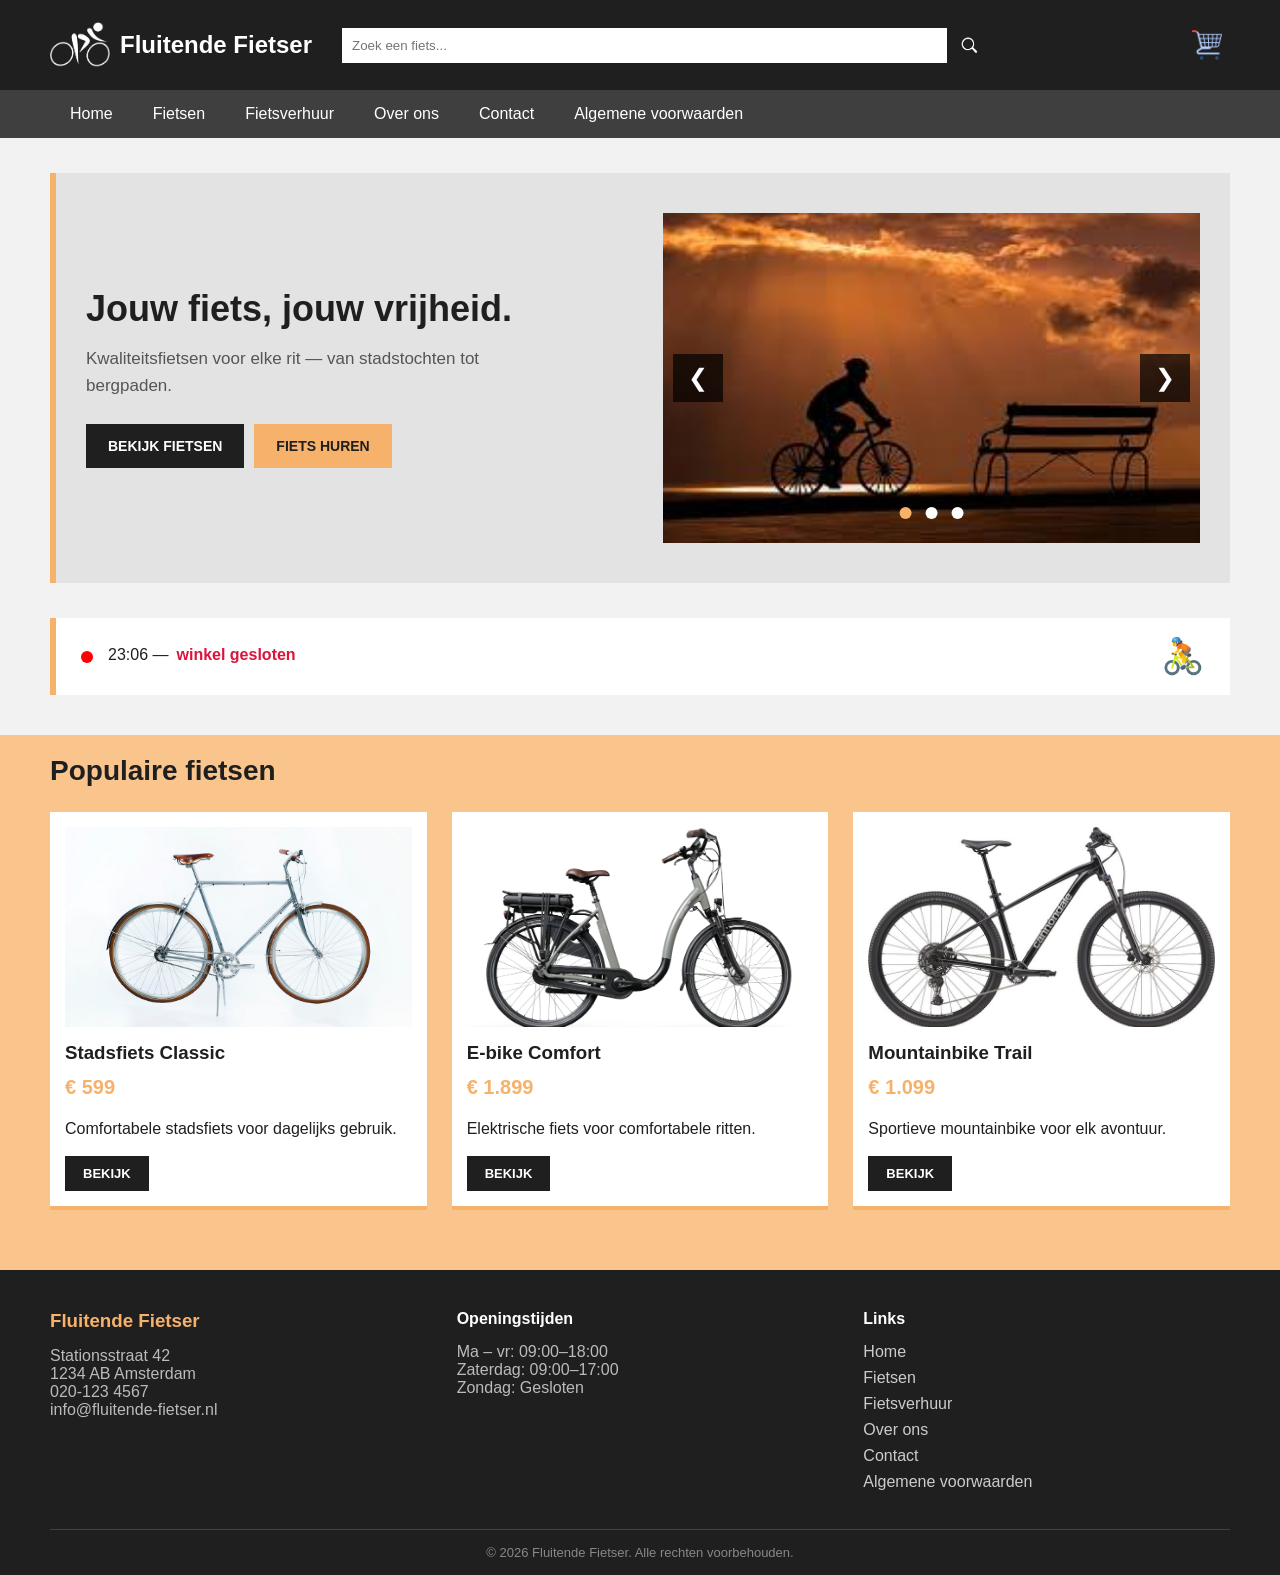
<file: index.html>
<!DOCTYPE html>
<html lang="nl">

<head>
    <meta charset="UTF-8">
    <meta name="viewport" content="width=device-width, initial-scale=1.0">

    <title>Fluitende Fietser</title>

    <link rel="stylesheet" href="css/index.css">
    <link rel="stylesheet" href="css/algemeen.css">
    <link rel="stylesheet" href="css/responsive.css">
     <link rel="icon" type="image/png" href="image/favicon.png">
</head>

<body>

<header>

    <div class="top-header">

        <div class="logo">
            <img src="image/logo.png" alt="Fluitende Fietser">
            <span>Fluitende Fietser</span>
        </div>

        <div class="zoekbalk">
            <input type="text" placeholder="Zoek een fiets...">
            <img src="image/zoek.png" alt="Zoeken">
        </div>

        <div class="cart-wrap">
            <a href="winkelwagen.html">
                <img src="image/shopping-cart.png" alt="" class="cart">
            </a>  
        </div>
        <button class="menu-toggle" type="button" aria-label="Menu openen" aria-expanded="false" aria-controls="hoofdmenu"><span class="menu-bars"></span></button>

    </div>

    <nav id="hoofdmenu">
        <a href="index.html">Home</a>
        <a href="fietsen.html">Fietsen</a>
        <a href="fietsverhuur.html">Fietsverhuur</a>
        <a href="over-ons.html">Over ons</a>
        <a href="contact.html">Contact</a>
        <a href="voorwaarden.html">Algemene voorwaarden</a>
    </nav>

</header>


    <main>

       <section class="hero">

    <!-- Linkerkant -->
    <div class="hero-content">

    
        <h1>
            Jouw fiets, jouw vrijheid.
        </h1>

        <p class="hero-text">
            Kwaliteitsfietsen voor elke rit — van stadstochten tot bergpaden.
        </p>

        <div class="hero-buttons">

            <a href="fietsen.html" class="btn dark-btn">
                BEKIJK FIETSEN
            </a>

            <a href="fietsverhuur.html" class="btn light-btn">
                FIETS HUREN
            </a>

        </div>

    </div>


    <!-- Rechterkant: FOTO CAROUSEL -->
    <div class="carousel">

        <img src="image/sfeer/sfeer1.jpg" class="carousel-image active" alt="Fiets 1">

        <img src="image/sfeer/sfeer2.jpg" class="carousel-image" alt="Fiets 2">

        <img src="image/sfeer/sfeer3.jpg" class="carousel-image" alt="Fiets 3">

        <!-- Vorige -->
        <button class="carousel-btn prev" type="button">
            ❮
        </button>

        <!-- Volgende -->
        <button class="carousel-btn next" type="button">
            ❯
        </button>

        <!-- Bolletjes -->
        <div class="dots">

            <span class="dot active"></span>

            <span class="dot"></span>

            <span class="dot"></span>

        </div>

    </div>

</section>

    </main>


    <!-- Winkel status -->
    <section class="winkel-status">

        <div class="status">
            <span class="status-dot"></span>

            <div class="rowzetten">
                <div id="tijdstatus" onclick="tijdweergave()"></div>
                <h3 id="opendicht"></h3>
            </div>
            
            
        </div>

        <div class="fietser" onclick="fietsbewegen()">
            🚴
        </div>

    </section>


   <!-- Populaire fietsen -->
<section class="populaire-fietsen">

    <h2>Populaire fietsen</h2>

    <div class="fietsen-container">


        <!-- Stadsfiets -->
        <div class="fiets-card">

            <div class="fiets-foto">
                <img src="image/indexfietsen/Stadsfiets Classic.jpg" alt="Stadsfiets Classic">
            </div>

            <h3>Stadsfiets Classic</h3>

            <p class="prijs">€ 599</p>

            <p>
                Comfortabele stadsfiets voor dagelijks gebruik.
            </p>

            <a href="fietsen.html" class="fiets-btn">
                BEKIJK
            </a>

        </div>


        <!-- E-bike -->
        <div class="fiets-card">

            <div class="fiets-foto">
                <img src="image/indexfietsen/E-bike Comfort.webp" alt="E-bike Comfort">
            </div>

            <h3>E-bike Comfort</h3>

            <p class="prijs">€ 1.899</p>

            <p>
                Elektrische fiets voor comfortabele ritten.
            </p>

            <a href="fietsen.html" class="fiets-btn">
                BEKIJK
            </a>

        </div>


        <!-- Mountainbike -->
        <div class="fiets-card">

            <div class="fiets-foto">
                <img src="image/indexfietsen/Mountainbike Trail.jpg" alt="Mountainbike Trail">
            </div>

            <h3>Mountainbike Trail</h3>

            <p class="prijs">€ 1.099</p>

            <p>
                Sportieve mountainbike voor elk avontuur.
            </p>

            <a href="fietsen.html" class="fiets-btn">
                BEKIJK
            </a>

        </div>


    </div>


    </section>


    <!-- Footer -->
    <footer>

    <div class="footer-container">

        <div>
            <h3>Fluitende Fietser</h3>
            <p>Stationsstraat 42</p>
            <p>1234 AB Amsterdam</p>
            <p>020-123 4567</p>
            <p>info@fluitende-fietser.nl</p>
        </div>

        <div>
            <h4>Openingstijden</h4>
            <p>Ma – vr: 09:00–18:00</p>
            <p>Zaterdag: 09:00–17:00</p>
            <p>Zondag: Gesloten</p>
        </div>

        <div>
            <h4>Links</h4>
            <a href="index.html">Home</a>
            <a href="fietsen.html">Fietsen</a>
            <a href="fietsverhuur.html">Fietsverhuur</a>
            <a href="over-ons.html">Over ons</a>
            <a href="contact.html" class="active">Contact</a>
            <a href="voorwaarden.html">Algemene voorwaarden</a>
        </div>

    </div>

    <div class="footer-bottom">
        <p>© 2026 Fluitende Fietser. Alle rechten voorbehouden.</p>
    </div>

</footer>

    <script src="fietser.js"></script>

</body>


</html>
</file>
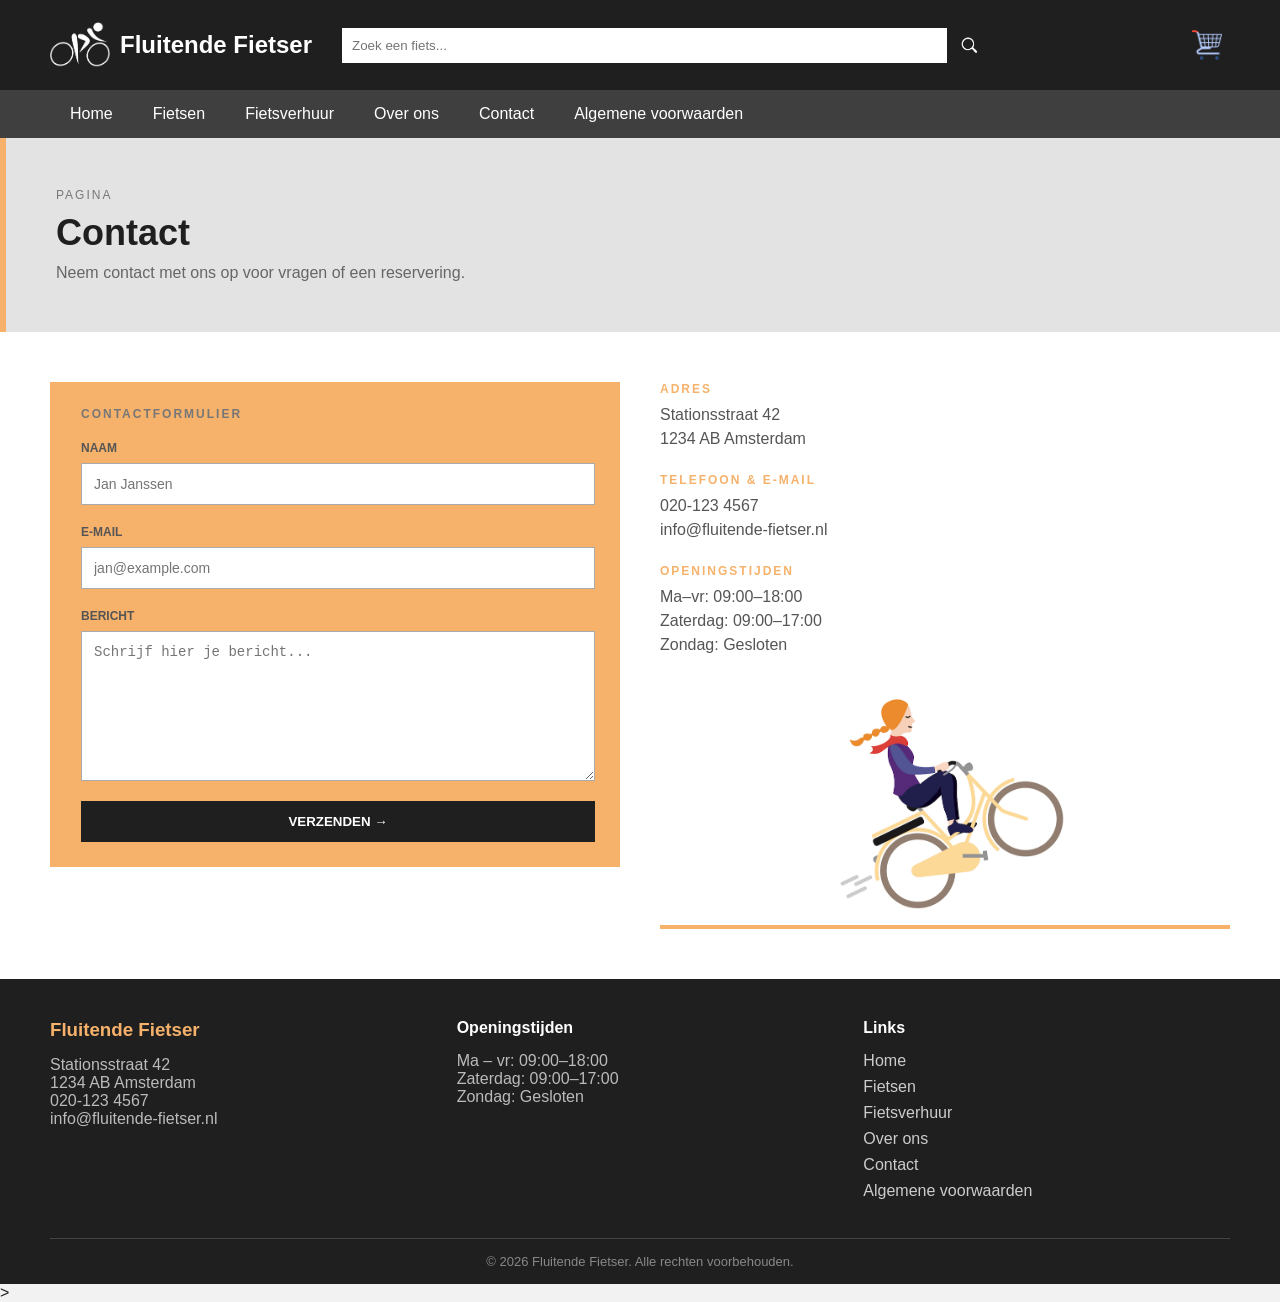
<file: contact.html>
<!DOCTYPE html>
<html lang="nl">
<head>
    <meta charset="UTF-8">
    <meta name="viewport" content="width=device-width, initial-scale=1.0">

    <title>Contact - Fluitende Fietser</title>

    <link rel="stylesheet" href="css/contact.css">
    <link rel="stylesheet" href="css/algemeen.css">
    <link rel="stylesheet" href="css/responsive.css">
     <link rel="icon" type="image/png" href="image/favicon.png">
</head>

<body>

<header>

    <div class="top-header">

        <div class="logo">
            <img src="image/logo.png" alt="Fluitende Fietser">
            <span>Fluitende Fietser</span>
        </div>

        <div class="zoekbalk">
            <input type="text" placeholder="Zoek een fiets...">
            <img src="image/zoek.png" alt="Zoeken">
        </div>

        <div class="cart-wrap">
            <a href="winkelwagen.html">
                <img src="image/shopping-cart.png" alt="" class="cart">
            </a>  
        </div>
        <button class="menu-toggle" type="button" aria-label="Menu openen" aria-expanded="false" aria-controls="hoofdmenu"><span class="menu-bars"></span></button>

    </div>

    <nav id="hoofdmenu">
        <a href="index.html">Home</a>
        <a href="fietsen.html">Fietsen</a>
        <a href="fietsverhuur.html">Fietsverhuur</a>
        <a href="over-ons.html">Over ons</a>
        <a href="contact.html">Contact</a>
        <a href="voorwaarden.html">Algemene voorwaarden</a>
    </nav>

</header>


<main>

    <section class="pagina-titel">

        <p>PAGINA</p>

        <h1>Contact</h1>

        <p>
            Neem contact met ons op voor vragen of een reservering.
        </p>

    </section>


    <section class="contact-section">

    <!-- Linkerkant -->
    <div class="contact-formulier">

        <h3>CONTACTFORMULIER</h3>

        <form>

            <label for="naam">NAAM</label>
            <input 
                type="text" 
                id="naam" 
                placeholder="Jan Janssen" 
                required
            >

            <label for="email">E-MAIL</label>
            <input 
                type="email" 
                id="email" 
                placeholder="jan@example.com" 
                required
            >

            <label for="bericht">BERICHT</label>
            <textarea 
                id="bericht" 
                placeholder="Schrijf hier je bericht..." 
                required
            ></textarea>

            <button type="submit">
                VERZENDEN →
            </button>

        </form>

    </div>


    <!-- Rechterkant -->
    <div class="contact-info">

        <div class="contact-blok">
            <h4>ADRES</h4>
            <p>Stationsstraat 42</p>
            <p>1234 AB Amsterdam</p>
        </div>


        <div class="contact-blok">
            <h4>TELEFOON & E-MAIL</h4>
            <p>020-123 4567</p>
            <p>info@fluitende-fietser.nl</p>
        </div>


        <div class="contact-blok">
            <h4>OPENINGSTIJDEN</h4>
            <p>Ma–vr: 09:00–18:00</p>
            <p>Zaterdag: 09:00–17:00</p>
            <p>Zondag: Gesloten</p>
        </div>


        <!-- Fiets afbeelding -->
        <div class="contact-foto">
            <img src="image/fietser.png" alt="Fietser">
        </div>

    </div>

</section>
</main>


<footer>

    <div class="footer-container">

        <div>
            <h3>Fluitende Fietser</h3>
            <p>Stationsstraat 42</p>
            <p>1234 AB Amsterdam</p>
            <p>020-123 4567</p>
            <p>info@fluitende-fietser.nl</p>
        </div>

        <div>
            <h4>Openingstijden</h4>
            <p>Ma – vr: 09:00–18:00</p>
            <p>Zaterdag: 09:00–17:00</p>
            <p>Zondag: Gesloten</p>
        </div>

        <div>
            <h4>Links</h4>
            <a href="index.html">Home</a>
            <a href="fietsen.html">Fietsen</a>
            <a href="fietsverhuur.html">Fietsverhuur</a>
            <a href="over-ons.html">Over ons</a>
            <a href="contact.html" class="active">Contact</a>
            <a href="voorwaarden.html">Algemene voorwaarden</a>
        </div>

    </div>

    <div class="footer-bottom">
        <p>© 2026 Fluitende Fietser. Alle rechten voorbehouden.</p>
    </div>

</footer>

<script src="fietser.js"></script>
</body>


</html>
>
</file>
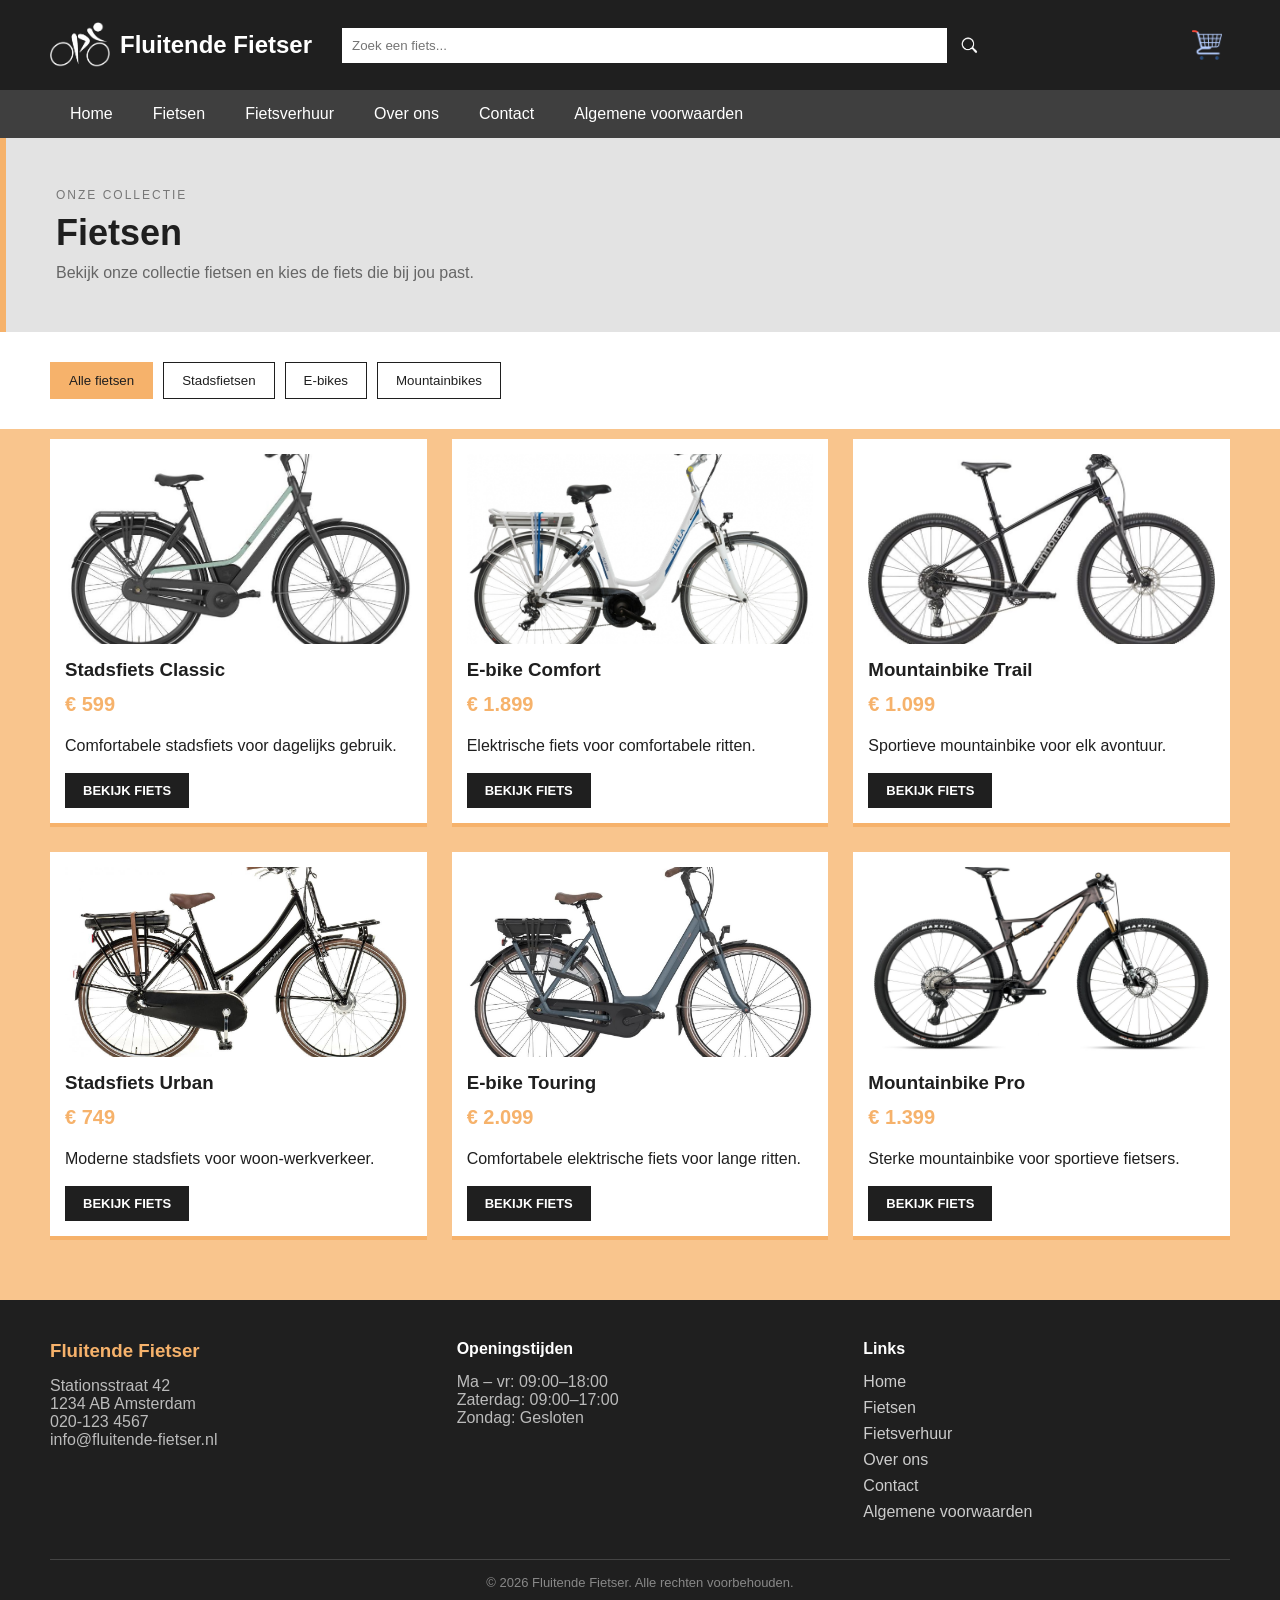
<file: fietsen.html>
<!DOCTYPE html>
<html lang="nl">
<head>
    <meta charset="UTF-8">
    <meta name="viewport" content="width=device-width, initial-scale=1.0">

    <title>Fietsen - Fluitende Fietser</title>

    <link rel="stylesheet" href="css/fietsen.css">
    <link rel="stylesheet" href="css/algemeen.css">
    <link rel="stylesheet" href="css/responsive.css">
     <link rel="icon" type="image/png" href="image/favicon.png">
</head>

<body>
<header>

    <div class="top-header">

        <div class="logo">
            <img src="image/logo.png" alt="Fluitende Fietser">
            <span>Fluitende Fietser</span>
        </div>

        <div class="zoekbalk">
            <input type="text" placeholder="Zoek een fiets...">
            <img src="image/zoek.png" alt="Zoeken">
        </div>

         <div class="cart-wrap">
            <a href="winkelwagen.html">
                <img src="image/shopping-cart.png" alt="" class="cart">
            </a>  
        </div>
        <button class="menu-toggle" type="button" aria-label="Menu openen" aria-expanded="false" aria-controls="hoofdmenu"><span class="menu-bars"></span></button>

    </div>

    <nav id="hoofdmenu">
        <a href="index.html">Home</a>
        <a href="fietsen.html">Fietsen</a>
        <a href="fietsverhuur.html">Fietsverhuur</a>
        <a href="over-ons.html">Over ons</a>
        <a href="contact.html">Contact</a>
        <a href="voorwaarden.html">Algemene voorwaarden</a>
    </nav>

</header>


    <main>

        <!-- Pagina titel -->
        <section class="pagina-titel">

            <p>ONZE COLLECTIE</p>

            <h1>Fietsen</h1>

            <p>
                Bekijk onze collectie fietsen en kies de fiets
                die bij jou past.
            </p>

        </section>


        <!-- Filters -->
        <section class="filters">

            <button>Alle fietsen</button>
            <button>Stadsfietsen</button>
            <button>E-bikes</button>
            <button>Mountainbikes</button>

        </section>


       <!-- Fietsen -->
<section class="fietsen-pagina">

    <div class="fietsen-grid">

        <div class="fiets-card">

            <div class="fiets-foto">
                <img src="image/fietsen/Stadsfiets Classic.jpg" alt="Stadsfiets Classic">
            </div>

            <h3>Stadsfiets Classic</h3>

            <p class="prijs">€ 599</p>

            <p>Comfortabele stadsfiets voor dagelijks gebruik.</p>

            <a href="#" class="fiets-btn">BEKIJK FIETS</a>

        </div>


        <div class="fiets-card">

            <div class="fiets-foto">
                <img src="image/fietsen/E-bike Comfort.jpg" alt="E-bike Comfort">
            </div>

            <h3>E-bike Comfort</h3>

            <p class="prijs">€ 1.899</p>

            <p>Elektrische fiets voor comfortabele ritten.</p>

            <a href="#" class="fiets-btn">BEKIJK FIETS</a>

        </div>


        <div class="fiets-card">

            <div class="fiets-foto">
                <img src="image/fietsen/Mountainbike Trail.jpg" alt="Mountainbike Trail">
            </div>

            <h3>Mountainbike Trail</h3>

            <p class="prijs">€ 1.099</p>

            <p>Sportieve mountainbike voor elk avontuur.</p>

            <a href="#" class="fiets-btn">BEKIJK FIETS</a>

        </div>


        <div class="fiets-card">

            <div class="fiets-foto">
                <img src="image/fietsen/Stadsfiets Urban.jpg" alt="Stadsfiets Urban">
            </div>

            <h3>Stadsfiets Urban</h3>

            <p class="prijs">€ 749</p>

            <p>Moderne stadsfiets voor woon-werkverkeer.</p>

            <a href="#" class="fiets-btn">BEKIJK FIETS</a>

        </div>


        <div class="fiets-card">

            <div class="fiets-foto">
                <img src="image/fietsen/E-bike Touring.jpg" alt="E-bike Touring">
            </div>

            <h3>E-bike Touring</h3>

            <p class="prijs">€ 2.099</p>

            <p>Comfortabele elektrische fiets voor lange ritten.</p>

            <a href="#" class="fiets-btn">BEKIJK FIETS</a>

        </div>


        <div class="fiets-card">

            <div class="fiets-foto">
                <img src="image/fietsen/Mountainbike Pro.jpg" alt="Mountainbike Pro">
            </div>

            <h3>Mountainbike Pro</h3>

            <p class="prijs">€ 1.399</p>

            <p>Sterke mountainbike voor sportieve fietsers.</p>

            <a href="#" class="fiets-btn">BEKIJK FIETS</a>

        </div>

    </div>

</section>

    </main>


    <footer>

    <div class="footer-container">

        <div>
            <h3>Fluitende Fietser</h3>
            <p>Stationsstraat 42</p>
            <p>1234 AB Amsterdam</p>
            <p>020-123 4567</p>
            <p>info@fluitende-fietser.nl</p>
        </div>

        <div>
            <h4>Openingstijden</h4>
            <p>Ma – vr: 09:00–18:00</p>
            <p>Zaterdag: 09:00–17:00</p>
            <p>Zondag: Gesloten</p>
        </div>

        <div>
            <h4>Links</h4>
            <a href="index.html">Home</a>
            <a href="fietsen.html">Fietsen</a>
            <a href="fietsverhuur.html">Fietsverhuur</a>
            <a href="over-ons.html">Over ons</a>
            <a href="contact.html" class="active">Contact</a>
            <a href="voorwaarden.html">Algemene voorwaarden</a>
        </div>

    </div>

    <div class="footer-bottom">
        <p>© 2026 Fluitende Fietser. Alle rechten voorbehouden.</p>
    </div>

</footer>



<script src="fietser.js"></script>
</body>

</html>
</file>
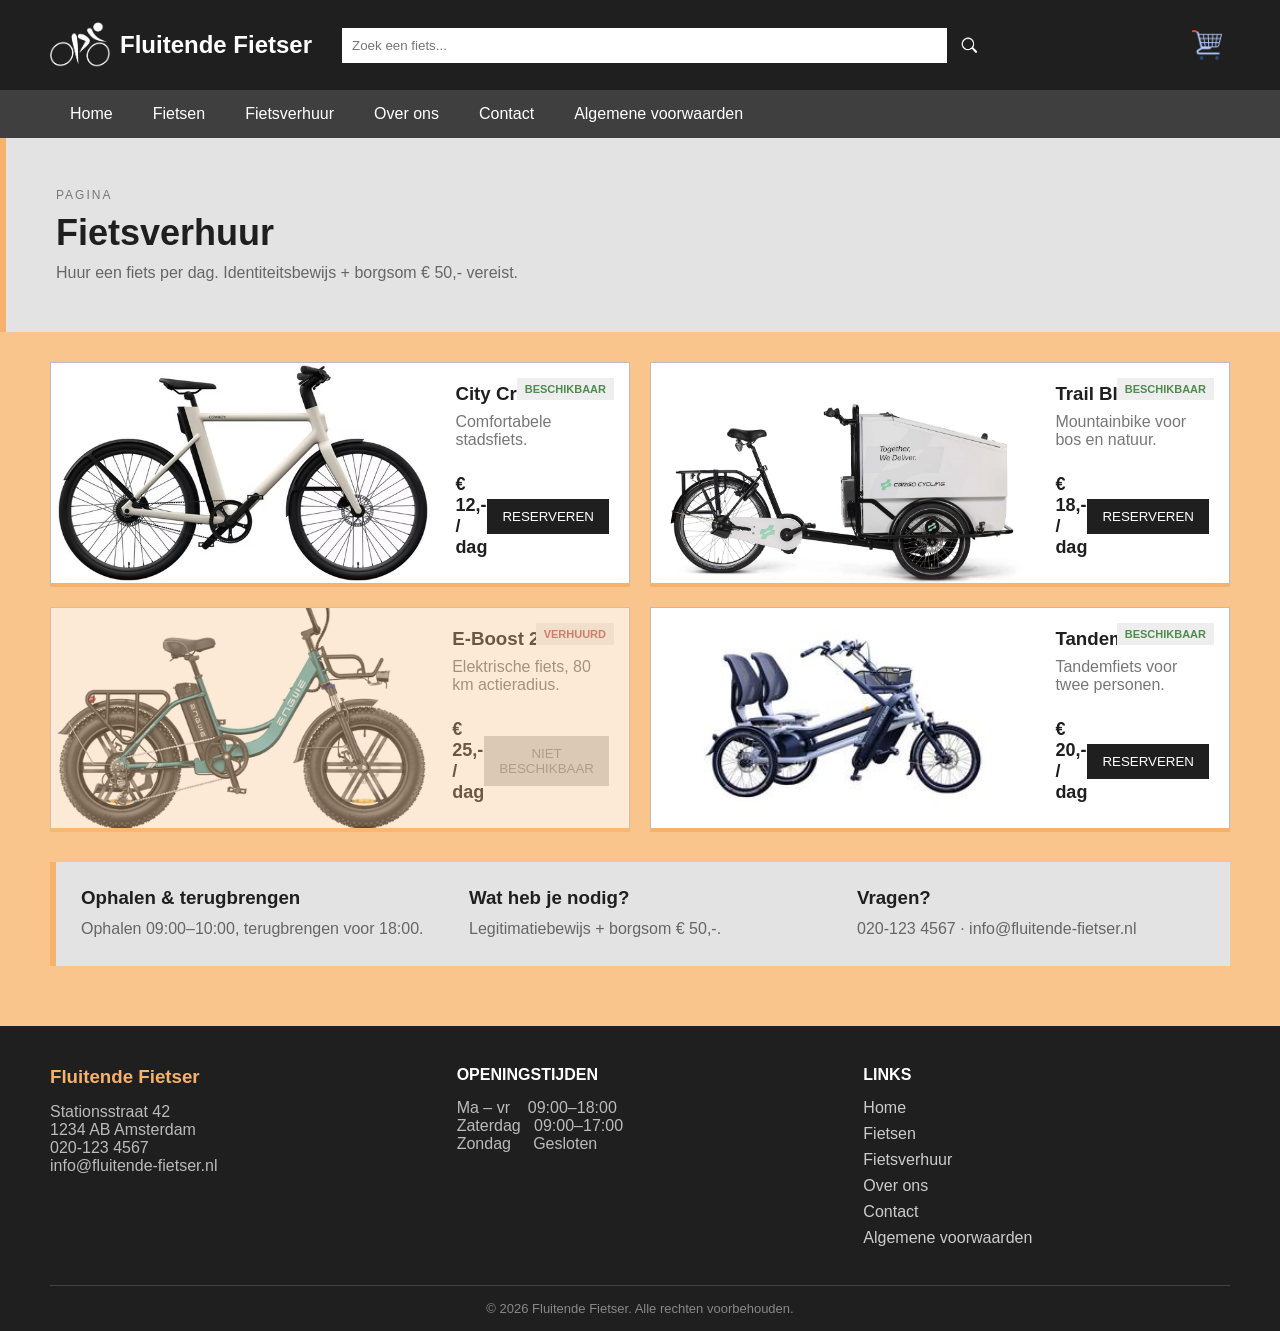
<file: fietsverhuur.html>
<!DOCTYPE html>
<html lang="nl">

<head>
    <meta charset="UTF-8">
    <meta name="viewport" content="width=device-width, initial-scale=1.0">

    <title>Fietsverhuur - Fluitende Fietser</title>

    <link rel="stylesheet" href="css/fietsverhuur.css">
    <link rel="stylesheet" href="css/algemeen.css">
    <link rel="stylesheet" href="css/responsive.css">
     <link rel="icon" type="image/png" href="image/favicon.png">
</head>

<body>

<header>

    <div class="top-header">

        <div class="logo">
            <img src="image/logo.png" alt="Fluitende Fietser">
            <span>Fluitende Fietser</span>
        </div>

        <div class="zoekbalk">
            <input type="text" placeholder="Zoek een fiets...">
            <img src="image/zoek.png" alt="Zoeken">
        </div>

        <div class="cart-wrap">
            <a href="winkelwagen.html">
                <img src="image/shopping-cart.png" alt="" class="cart">
            </a>  
        </div>
        <button class="menu-toggle" type="button" aria-label="Menu openen" aria-expanded="false" aria-controls="hoofdmenu"><span class="menu-bars"></span></button>
    </div>

    <nav id="hoofdmenu">
        <a href="index.html">Home</a>
        <a href="fietsen.html">Fietsen</a>
        <a href="fietsverhuur.html">Fietsverhuur</a>
        <a href="over-ons.html">Over ons</a>
        <a href="contact.html">Contact</a>
        <a href="voorwaarden.html">Algemene voorwaarden</a>
    </nav>

</header>


    <main>

        <section class="pagina-titel">

            <p>PAGINA</p>

            <h1>Fietsverhuur</h1>

            <p>
                Huur een fiets per dag. Identiteitsbewijs + borgsom € 50,- vereist.
            </p>

        </section>


       <section class="verhuur">

    <div class="verhuur-grid">


        <!-- FIETS 1 -->
        <div class="verhuur-card">

            <div class="verhuur-foto">
                <img src="image/verhuurfietsen/city.avif" alt="City Cruiser">
            </div>

            <div class="verhuur-info">

                <span class="beschikbaar">
                    BESCHIKBAAR
                </span>

                <h3>City Cruiser</h3>

                <p>
                    Comfortabele stadsfiets.
                </p>

                <div class="verhuur-bottom">

                    <strong>€ 12,- / dag</strong>

                    <button type="button">
                        RESERVEREN
                    </button>

                </div>

            </div>

        </div>


        <!-- FIETS 2 -->
        <div class="verhuur-card">

            <div class="verhuur-foto">
                <img src="image/verhuurfietsen/trailer.webp" alt="Trail Blazer MTB">
            </div>

            <div class="verhuur-info">

                <span class="beschikbaar">
                    BESCHIKBAAR
                </span>

                <h3>Trail Blazer MTB</h3>

                <p>
                    Mountainbike voor bos en natuur.
                </p>

                <div class="verhuur-bottom">

                    <strong>€ 18,- / dag</strong>

                    <button type="button">
                        RESERVEREN
                    </button>

                </div>

            </div>

        </div>


        <!-- FIETS 3 -->
        <div class="verhuur-card verhuurd">

            <div class="verhuur-foto">
                <img src="image/verhuurfietsen/boost.webp" alt="E-Boost 250W">
            </div>

            <div class="verhuur-info">

                <span class="niet-beschikbaar">
                    VERHUURD
                </span>

                <h3>E-Boost 250W</h3>

                <p>
                    Elektrische fiets, 80 km actieradius.
                </p>

                <div class="verhuur-bottom">

                    <strong>€ 25,- / dag</strong>

                    <button type="button" disabled>
                        NIET BESCHIKBAAR
                    </button>

                </div>

            </div>

        </div>


        <!-- FIETS 4 -->
        <div class="verhuur-card">

            <div class="verhuur-foto">
                <img src="image/verhuurfietsen/tandem.jpg" alt="Tandem Duo">
            </div>

            <div class="verhuur-info">

                <span class="beschikbaar">
                    BESCHIKBAAR
                </span>

                <h3>Tandem Duo</h3>

                <p>
                    Tandemfiets voor twee personen.
                </p>

                <div class="verhuur-bottom">

                    <strong>€ 20,- / dag</strong>

                    <button type="button">
                        RESERVEREN
                    </button>

                </div>

            </div>

        </div>


    </div>

</section>


        <section class="verhuur-extra">

            <div>
                <h3>Ophalen & terugbrengen</h3>
                <p>Ophalen 09:00–10:00, terugbrengen voor 18:00.</p>
            </div>

            <div>
                <h3>Wat heb je nodig?</h3>
                <p>Legitimatiebewijs + borgsom € 50,-.</p>
            </div>

            <div>
                <h3>Vragen?</h3>
                <p>020-123 4567 · info@fluitende-fietser.nl</p>
            </div>

        </section>

    </main>


    <footer>

        <div class="footer-container">

            <div class="footer-bedrijf">

                <h3>Fluitende Fietser</h3>

                <p>Stationsstraat 42</p>
                <p>1234 AB Amsterdam</p>
                <p>020-123 4567</p>
                <p>info@fluitende-fietser.nl</p>

            </div>

            <div class="footer-opening">

                <h4>OPENINGSTIJDEN</h4>

                <p>Ma – vr &nbsp;&nbsp; 09:00–18:00</p>
                <p>Zaterdag &nbsp; 09:00–17:00</p>
                <p>Zondag &nbsp;&nbsp;&nbsp; Gesloten</p>

            </div>

            <div class="footer-links">

                <h4>LINKS</h4>

                <a href="index.html">Home</a>
                <a href="fietsen.html">Fietsen</a>
                <a href="fietsverhuur.html">Fietsverhuur</a>
                <a href="over-ons.html">Over ons</a>
                <a href="contact.html">Contact</a>
                <a href="voorwaarden.html">Algemene voorwaarden</a>

            </div>

        </div>

        <div class="footer-bottom">

            <p>© 2026 Fluitende Fietser. Alle rechten voorbehouden.</p>

        </div>

    </footer>
<script src="fietser.js"></script>
</body>


</html>
</file>
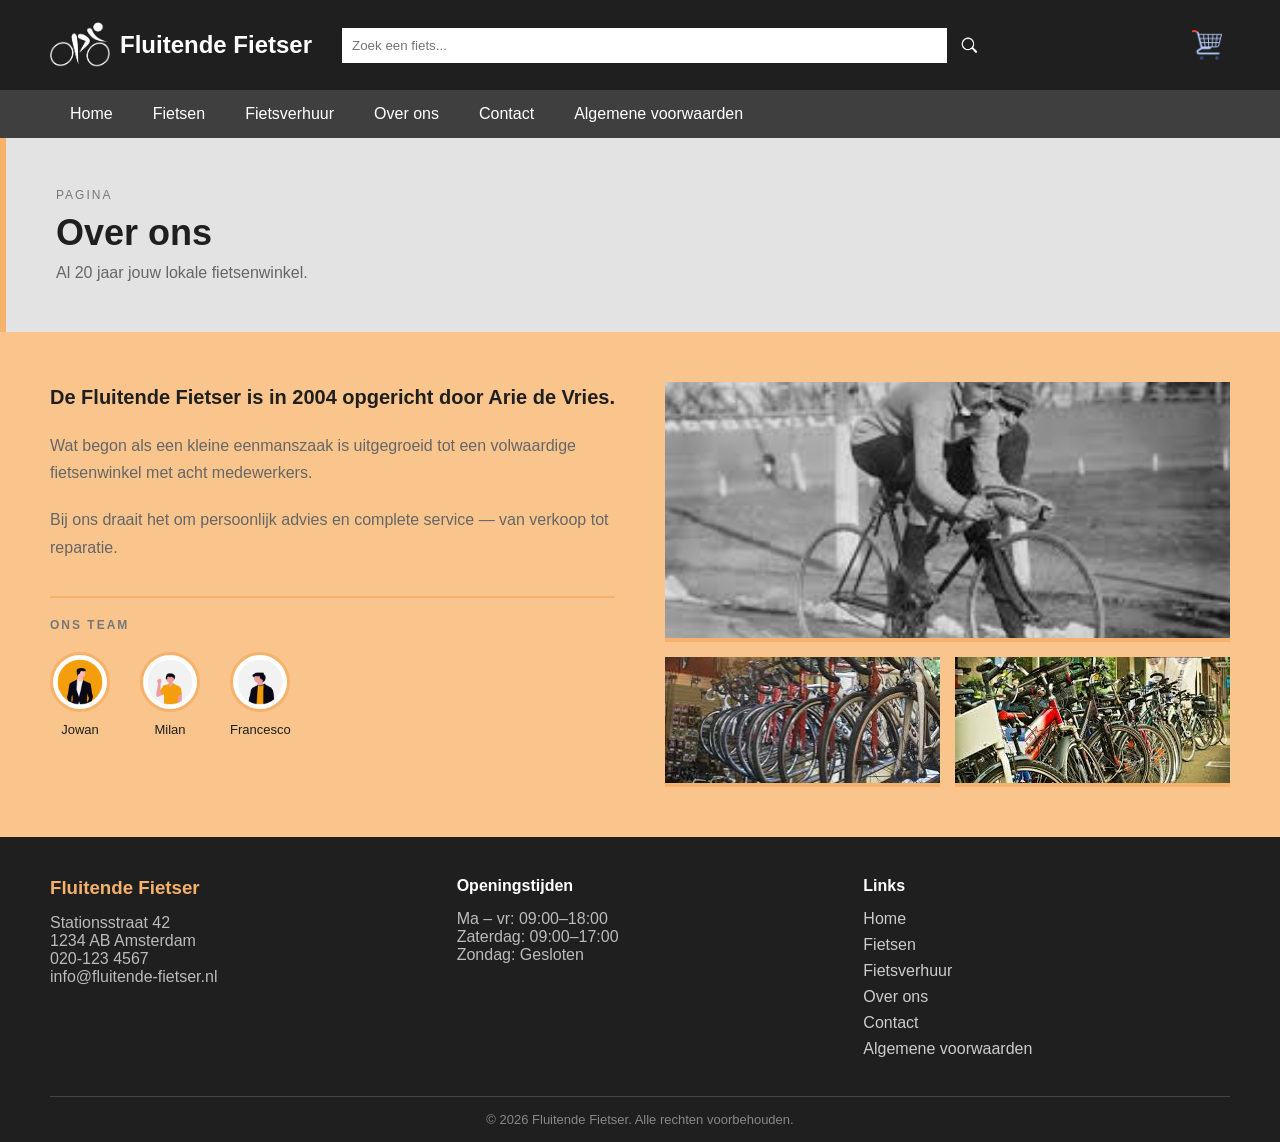
<file: over-ons.html>
<!DOCTYPE html>
<html lang="nl">

<head>
    <meta charset="UTF-8">
    <meta name="viewport" content="width=device-width, initial-scale=1.0">

    <title>Over ons - Fluitende Fietser</title>

    <link rel="stylesheet" href="css/over_ons.css">
    <link rel="stylesheet" href="css/algemeen.css">
    <link rel="stylesheet" href="css/responsive.css">
     <link rel="icon" type="image/png" href="image/favicon.png">
</head>

<body>

<header>

    <div class="top-header">

        <div class="logo">
            <img src="image/logo.png" alt="Fluitende Fietser">
            <span>Fluitende Fietser</span>
        </div>

        <div class="zoekbalk">
            <input type="text" placeholder="Zoek een fiets...">
            <img src="image/zoek.png" alt="Zoeken">
        </div>

         <div class="cart-wrap">
            <a href="winkelwagen.html">
                <img src="image/shopping-cart.png" alt="" class="cart">
            </a>  
        </div>
        <button class="menu-toggle" type="button" aria-label="Menu openen" aria-expanded="false" aria-controls="hoofdmenu"><span class="menu-bars"></span></button>

    </div>

    <nav id="hoofdmenu">
        <a href="index.html">Home</a>
        <a href="fietsen.html">Fietsen</a>
        <a href="fietsverhuur.html">Fietsverhuur</a>
        <a href="over-ons.html">Over ons</a>
        <a href="contact.html">Contact</a>
        <a href="voorwaarden.html">Algemene voorwaarden</a>
    </nav>

</header>


<main>

    <section class="pagina-titel">

        <p>PAGINA</p>

        <h1>Over ons</h1>

        <p>Al 20 jaar jouw lokale fietsenwinkel.</p>

    </section>


    <section class="over-ons">

        <!-- Linkerkant -->
        <div class="over-tekst">

            <h2>
                De Fluitende Fietser is in 2004 opgericht
                door Arie de Vries.
            </h2>

            <p>
                Wat begon als een kleine eenmanszaak is
                uitgegroeid tot een volwaardige fietsenwinkel
                met acht medewerkers.
            </p>

            <p>
                Bij ons draait het om persoonlijk advies en
                complete service — van verkoop tot reparatie.
            </p>


            <div class="team">

                <h3>ONS TEAM</h3>

                <div class="team-container">

                    <div class="team-lid">
                        <img src="image/team/Jowan.png" alt="Arie de Vries">
                        <p>Jowan</p>
                    </div>

                    <div class="team-lid">
                        <img src="image/team/Milan.png" alt="Mirjam Koster">
                        <p>Milan</p>
                    </div>

                    <div class="team-lid">
                        <img src="image/team/Francesco.png" alt="Thomas Boer">
                        <p>Francesco</p>
                    </div>
                </div>

            </div>

        </div>


        <!-- Rechterkant -->
        <div class="over-fotos">

            <div class="grote-foto">
                <img src="image/over/historie1.jpg" alt="Onze fietsenwinkel">
            </div>

            <div class="kleine-fotos">

                <div class="kleine-foto">
                    <img src="image/over/winkel2.jpg" alt="Fietsenwinkel">
                </div>

                <div class="kleine-foto">
                    <img src="image/over/winkel1.jpg" alt="Fietsen">
                </div>

            </div>

        </div>

    </section>

</main>


<footer>

    <div class="footer-container">

        <div>
            <h3>Fluitende Fietser</h3>
            <p>Stationsstraat 42</p>
            <p>1234 AB Amsterdam</p>
            <p>020-123 4567</p>
            <p>info@fluitende-fietser.nl</p>
        </div>

        <div>
            <h4>Openingstijden</h4>
            <p>Ma – vr: 09:00–18:00</p>
            <p>Zaterdag: 09:00–17:00</p>
            <p>Zondag: Gesloten</p>
        </div>

        <div>
            <h4>Links</h4>

            <a href="index.html">Home</a>
            <a href="fietsen.html">Fietsen</a>
            <a href="fietsverhuur.html">Fietsverhuur</a>
            <a href="over-ons.html">Over ons</a>
            <a href="contact.html">Contact</a>
            <a href="voorwaarden.html">Algemene voorwaarden</a>
        </div>

    </div>

    <div class="footer-bottom">
        <p>© 2026 Fluitende Fietser. Alle rechten voorbehouden.</p>
    </div>

</footer>
<script src="fietser.js"></script>
</body>


</html>
</file>
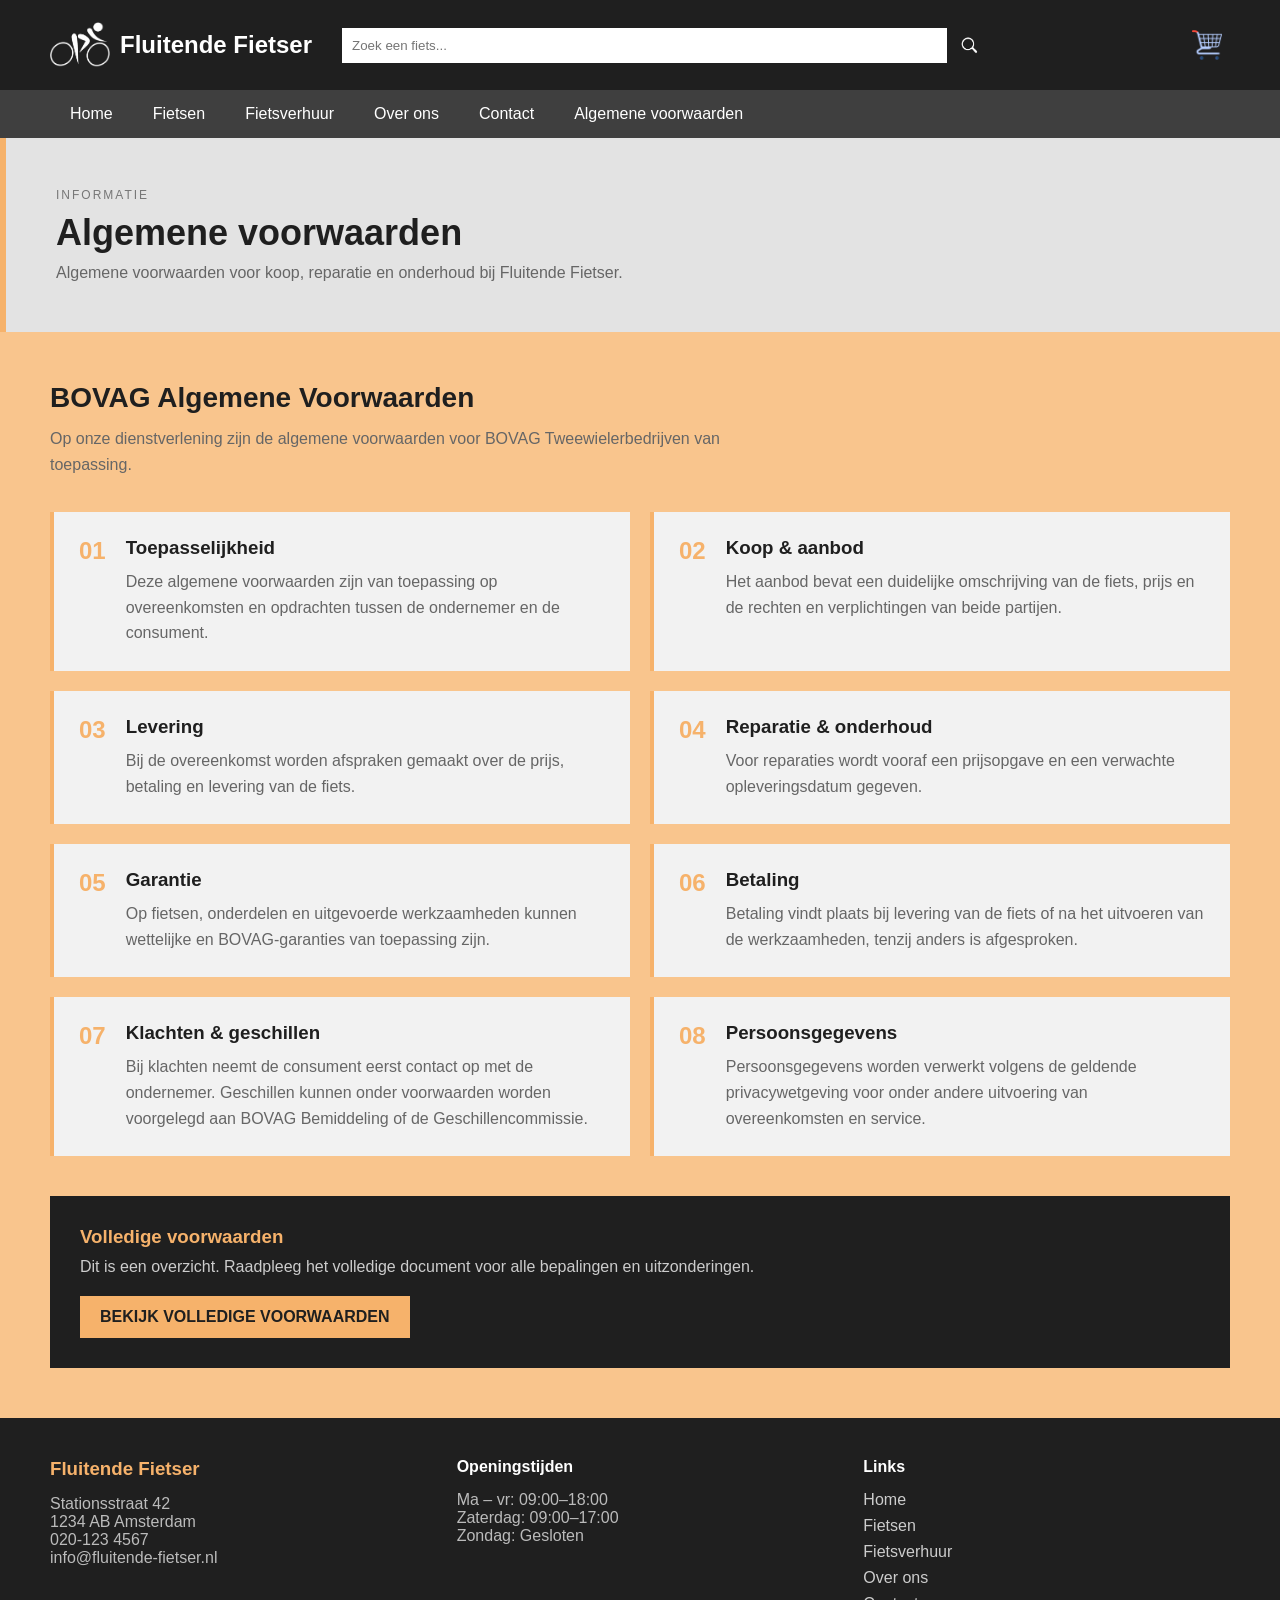
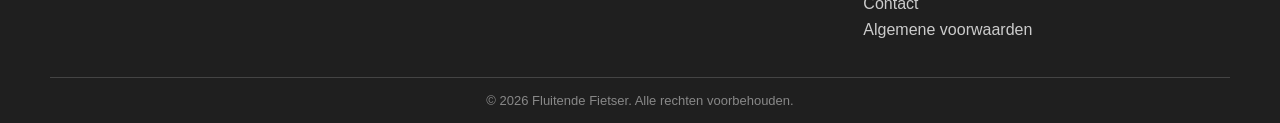
<file: voorwaarden.html>
<!DOCTYPE html>
<html lang="nl">
<head>
    <meta charset="UTF-8">
    <meta name="viewport" content="width=device-width, initial-scale=1.0">

    <title>Algemene voorwaarden - Fluitende Fietser</title>

    <link rel="stylesheet" href="css/voorwaarden.css">
    <link rel="stylesheet" href="css/algemeen.css">
    <link rel="stylesheet" href="css/responsive.css">
    <link rel="icon" type="image/png" href="image/favicon.png">
</head>

<body>

<header>

    <div class="top-header">

        <div class="logo">
            <img src="image/logo.png" alt="Fluitende Fietser">
            <span>Fluitende Fietser</span>
        </div>

        <div class="zoekbalk">
            <input type="text" placeholder="Zoek een fiets...">
            <img src="image/zoek.png" alt="Zoeken">
        </div>

         <div class="cart-wrap">
            <a href="winkelwagen.html">
                <img src="image/shopping-cart.png" alt="" class="cart">
            </a>  
        </div>
        <button class="menu-toggle" type="button" aria-label="Menu openen" aria-expanded="false" aria-controls="hoofdmenu"><span class="menu-bars"></span></button>

    </div>

    <nav id="hoofdmenu">
        <a href="index.html">Home</a>
        <a href="fietsen.html">Fietsen</a>
        <a href="fietsverhuur.html">Fietsverhuur</a>
        <a href="over-ons.html">Over ons</a>
        <a href="contact.html">Contact</a>
        <a href="voorwaarden.html">Algemene voorwaarden</a>
    </nav>

</header>

</header>


<main>

    <section class="pagina-titel">

        <p>INFORMATIE</p>

        <h1>Algemene voorwaarden</h1>

        <p>
            Algemene voorwaarden voor koop, reparatie en onderhoud
            bij Fluitende Fietser.
        </p>

    </section>


    <section class="voorwaarden">

        <div class="voorwaarden-intro">

            <h2>BOVAG Algemene Voorwaarden</h2>

            <p>
                Op onze dienstverlening zijn de algemene voorwaarden
                voor BOVAG Tweewielerbedrijven van toepassing.
            </p>

        </div>


        <div class="voorwaarden-container">

            <div class="voorwaarde-card">
                <span>01</span>
                <div>
                    <h3>Toepasselijkheid</h3>
                    <p>
                        Deze algemene voorwaarden zijn van toepassing
                        op overeenkomsten en opdrachten tussen de
                        ondernemer en de consument.
                    </p>
                </div>
            </div>

            <div class="voorwaarde-card">
                <span>02</span>
                <div>
                    <h3>Koop & aanbod</h3>
                    <p>
                        Het aanbod bevat een duidelijke omschrijving
                        van de fiets, prijs en de rechten en
                        verplichtingen van beide partijen.
                    </p>
                </div>
            </div>

            <div class="voorwaarde-card">
                <span>03</span>
                <div>
                    <h3>Levering</h3>
                    <p>
                        Bij de overeenkomst worden afspraken gemaakt
                        over de prijs, betaling en levering van de fiets.
                    </p>
                </div>
            </div>

            <div class="voorwaarde-card">
                <span>04</span>
                <div>
                    <h3>Reparatie & onderhoud</h3>
                    <p>
                        Voor reparaties wordt vooraf een prijsopgave
                        en een verwachte opleveringsdatum gegeven.
                    </p>
                </div>
            </div>

            <div class="voorwaarde-card">
                <span>05</span>
                <div>
                    <h3>Garantie</h3>
                    <p>
                        Op fietsen, onderdelen en uitgevoerde
                        werkzaamheden kunnen wettelijke en
                        BOVAG-garanties van toepassing zijn.
                    </p>
                </div>
            </div>

            <div class="voorwaarde-card">
                <span>06</span>
                <div>
                    <h3>Betaling</h3>
                    <p>
                        Betaling vindt plaats bij levering van de fiets
                        of na het uitvoeren van de werkzaamheden,
                        tenzij anders is afgesproken.
                    </p>
                </div>
            </div>

            <div class="voorwaarde-card">
                <span>07</span>
                <div>
                    <h3>Klachten & geschillen</h3>
                    <p>
                        Bij klachten neemt de consument eerst contact
                        op met de ondernemer. Geschillen kunnen onder
                        voorwaarden worden voorgelegd aan BOVAG
                        Bemiddeling of de Geschillencommissie.
                    </p>
                </div>
            </div>

            <div class="voorwaarde-card">
                <span>08</span>
                <div>
                    <h3>Persoonsgegevens</h3>
                    <p>
                        Persoonsgegevens worden verwerkt volgens de
                        geldende privacywetgeving voor onder andere
                        uitvoering van overeenkomsten en service.
                    </p>
                </div>
            </div>

        </div>


        <div class="voorwaarden-melding">

            <h3>Volledige voorwaarden</h3>

            <p>
                Dit is een overzicht. Raadpleeg het volledige
                document voor alle bepalingen en uitzonderingen.
            </p>

            <a href="image/Algemene-voorwaarden-BOVAG-tweewielerbedrijven-april-2018.pdf"
               target="_blank"
               class="voorwaarden-btn">
                BEKIJK VOLLEDIGE VOORWAARDEN
            </a>

        </div>

    </section>

</main>


<footer>

    <div class="footer-container">

        <div>
            <h3>Fluitende Fietser</h3>
            <p>Stationsstraat 42</p>
            <p>1234 AB Amsterdam</p>
            <p>020-123 4567</p>
            <p>info@fluitende-fietser.nl</p>
        </div>

        <div>
            <h4>Openingstijden</h4>
            <p>Ma – vr: 09:00–18:00</p>
            <p>Zaterdag: 09:00–17:00</p>
            <p>Zondag: Gesloten</p>
        </div>

        <div>
            <h4>Links</h4>
            <a href="index.html">Home</a>
            <a href="fietsen.html">Fietsen</a>
            <a href="fietsverhuur.html">Fietsverhuur</a>
            <a href="over-ons.html">Over ons</a>
            <a href="contact.html">Contact</a>
            <a href="voorwaarden.html" class="active">Algemene voorwaarden</a>
        </div>

    </div>

    <div class="footer-bottom">
        <p>© 2026 Fluitende Fietser. Alle rechten voorbehouden.</p>
    </div>

</footer>

<script src="fietser.js"></script>
</body>

</html>
</file>
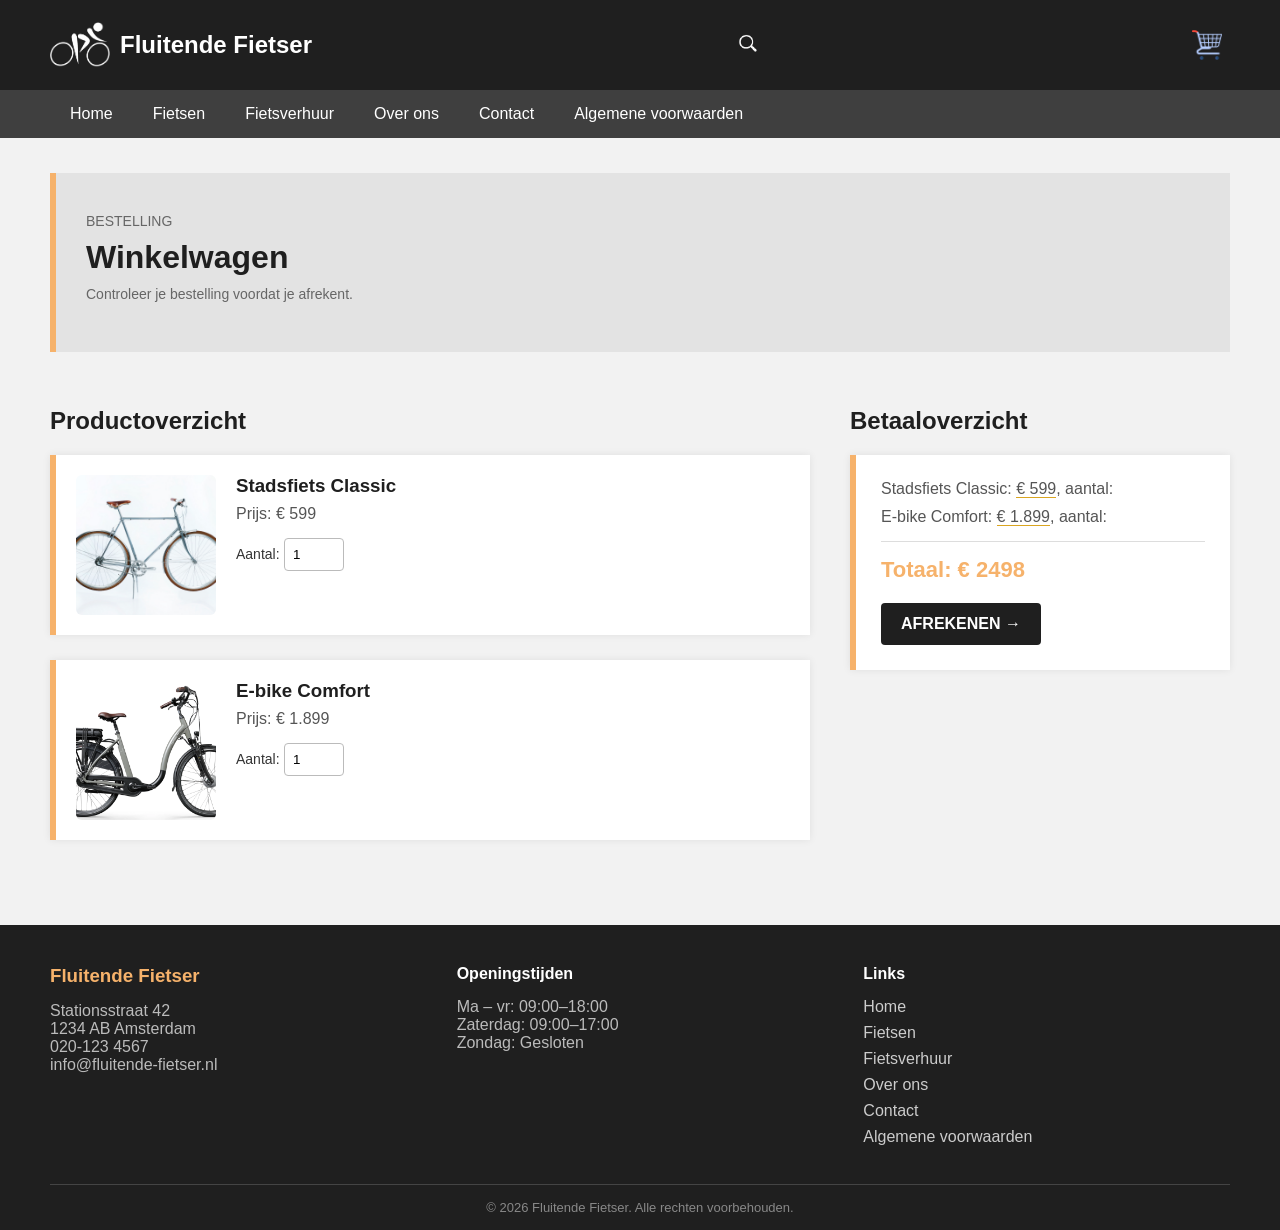
<file: winkelwagen.html>
<!DOCTYPE html>
<html lang="nl">

<head>
    <meta charset="UTF-8">
    <meta name="viewport" content="width=device-width, initial-scale=1.0">

    <title>Winkelwagen - Fluitende Fietser</title>

    <link rel="stylesheet" href="css/winkelwagen.css">
    <link rel="stylesheet" href="css/algemeen.css">
    <link rel="stylesheet" href="css/responsive.css">
    <link rel="icon" type="image/png" href="image/favicon.png">
</head>

<body>

<header>

    <div class="top-header">

        <!-- LOGO LINKS -->
        <div class="logo">
            <img src="image/logo.png" alt="Fluitende Fietser">
            <span>Fluitende Fietser</span>
        </div>

        <!-- ZOEK ICON RECHTS -->
        <div class="zoek-icoon">
            <img src="image/zoek.png" alt="Zoeken">
        </div>

        <!-- CART RECHTS -->
         <div class="cart-wrap">
            <a href="winkelwagen.html">
                <img src="image/shopping-cart.png" alt="" class="cart">
            </a>  
        </div>
        <button class="menu-toggle" type="button" aria-label="Menu openen" aria-expanded="false" aria-controls="hoofdmenu"><span class="menu-bars"></span></button>

    </div>

    <nav id="hoofdmenu">
        <a href="index.html">Home</a>
        <a href="fietsen.html">Fietsen</a>
        <a href="fietsverhuur.html">Fietsverhuur</a>
        <a href="over-ons.html">Over ons</a>
        <a href="contact.html">Contact</a>
        <a href="voorwaarden.html">Algemene voorwaarden</a>
    </nav>

</header>


<main>

    <section class="pagina-titel">
        <p>BESTELLING</p>
        <h1>Winkelwagen</h1>
        <p>Controleer je bestelling voordat je afrekent.</p>
    </section>

    <section class="winkelwagen-layout">

        <!-- PRODUCTOVERZICHT -->
        <div class="product-overzicht">

            <h2>Productoverzicht</h2>

            <div class="product-card">
                <img src="image/indexfietsen/Stadsfiets Classic.jpg" alt="Stadsfiets Classic">
                <div class="product-info">
                    <h3>Stadsfiets Classic</h3>
                    <p>Prijs: € 599</p>
                    <label>Aantal:</label>
                    <input class="aantal" type="number" value="1" min="1">
                </div>
            </div>

            <div class="product-card">
                <img src="image/indexfietsen/E-bike Comfort.webp" alt="E-bike Comfort">
                <div class="product-info">
                    <h3>E-bike Comfort</h3>
                    <p>Prijs: € 1.899</p>
                    <label>Aantal:</label>
                    <input class="aantal" type="number" value="1" min="1">
                </div>
            </div>

        </div>

        <!-- BETAALOVERZICHT -->
        <div class="betaal-overzicht">

            <h2>Betaaloverzicht</h2>

            <div class="betaal-box">
                <p>Stadsfiets Classic: <em class="subtotaal">€ 599</em>, aantal:  <em id="veld"></em></p>
                <p>E-bike Comfort: <em class="subtotaal">€ 1.899</em>, aantal:  <em id="veld"></em></p>

                <hr>

                <h3>Totaal: € 2.498</h3>

                <a href="afrekenen.html" class="checkout-btn">
                    AFREKENEN →
                </a>
            </div>

        </div>

    </section>

</main>


<footer>

    <div class="footer-container">

        <div>
            <h3>Fluitende Fietser</h3>
            <p>Stationsstraat 42</p>
            <p>1234 AB Amsterdam</p>
            <p>020-123 4567</p>
            <p>info@fluitende-fietser.nl</p>
        </div>

        <div>
            <h4>Openingstijden</h4>
            <p>Ma – vr: 09:00–18:00</p>
            <p>Zaterdag: 09:00–17:00</p>
            <p>Zondag: Gesloten</p>
        </div>

        <div>
            <h4>Links</h4>
            <a href="index.html">Home</a>
            <a href="fietsen.html">Fietsen</a>
            <a href="fietsverhuur.html">Fietsverhuur</a>
            <a href="over-ons.html">Over ons</a>
            <a href="contact.html">Contact</a>
            <a href="voorwaarden.html">Algemene voorwaarden</a>
        </div>

    </div>

    <div class="footer-bottom">
        <p>© 2026 Fluitende Fietser. Alle rechten voorbehouden.</p>
    </div>

</footer>

<script src="fietser.js"></script>
</body>


</html>
</file>
<file: css/index.css>
* {
    margin: 0;
    padding: 0;
    box-sizing: border-box;
}

body {
    font-family: Arial, sans-serif;
    background-color: #f2f2f2;
    color: #1f1f1f;
}

/* HEADER */

.top-header {
    display: flex;
    align-items: center;
    padding: 15px 50px;
    background-color: #1f1f1f;
    color: white;
}

/* LOGO */
.logo {
    display: flex;
    align-items: center;
    gap: 10px;
}

.logo img {
    width: 60px;
    height: 60px;
    object-fit: contain;
}

.logo span {
    font-size: 24px;
    font-weight: bold;
}



.top-header input {
    margin-left: 30px;
    width: 600px;
    padding: 10px;
    border: none;
    background-color: white;
}

.cart {
    margin-left: auto;
    font-size: 22px;
}


.rowzetten{
    display: flex;
    flex-direction: row;
    gap: 0.5rem;
}

/* NAVIGATION */

nav {
    display: flex;
    padding-left: 50px;
    background-color: #3f3f3f;
}

nav a {
    text-decoration: none;
    color: white;
    padding: 15px 20px;
}

nav a:hover {
    background-color: #f6b26b;
    color: #1f1f1f;
}

nav .active {
    color: #f6b26b;
    border-bottom: 3px solid #f6b26b;
}

/* HERO */

.hero {
    margin: 35px 50px;
    padding: 40px 30px;
    min-height: 260px;
    background-color: #e3e3e3;
    border-left: 6px solid #f6b26b;
}

.hero-small {
    color: #666;
    font-size: 12px;
    letter-spacing: 2px;
    margin-bottom: 20px;
}

.hero h1 {
    color: #1f1f1f;
    font-size: 36px;
    margin-bottom: 15px;
}

.hero-text {
    width: 450px;
    color: #555;
    font-size: 17px;
    line-height: 1.6;
    margin-bottom: 25px;
}

.hero-buttons {
    display: flex;
    gap: 10px;
    
}





/* BUTTONS */

.btn {
    display: inline-block;
    padding: 12px 20px;
    text-decoration: none;
    font-size: 14px;
    font-weight: bold;
}

.dark-btn {
    background-color: #1f1f1f;
    color: white;
    border: 2px solid #1f1f1f;
}

.light-btn {
    background-color: #f6b26b;
    color: #1f1f1f;
    border: 2px solid #f6b26b;
}

.btn:hover {
    opacity: 0.8;
}

/* WINKEL STATUS */

.winkel-status {
    margin: 0 50px 40px;
    padding: 18px 25px;
    display: flex;
    align-items: center;
    justify-content: space-between;
    background-color: #ffffff;
    border-left: 6px solid #f6b26b;
}

.status {
    display: flex;
    align-items: center;
    gap: 15px;
}

.status-dot {
    width: 12px;
    height: 12px;
    background-color: #f9c58d;
    border-radius: 50%;
}

.status h3 {
    font-size: 16px;
    margin-bottom: 4px;
}

.status p {
    color: #777;
    font-size: 13px;
}

.fietser {
    font-size: 35px;
}

/* POPULAIRE FIETSEN */

.populaire-fietsen {
    padding: 20px 50px 60px;
    background-color: #f9c58d;
}

.populaire-fietsen h2 {
    font-size: 28px;
    margin-bottom: 25px;
}

.fietsen-container {
    display: flex;
    gap: 25px;
}

.fiets-card {
    flex: 1;
    background-color: white;
    padding: 15px;
    border-bottom: 4px solid #f6b26b;
}

.fiets-foto {
    height: 170px;
    display: flex;
    align-items: center;
    justify-content: center;
    background-color: #d9d9d9;
    color: #777;
    margin-bottom: 15px;
}

.fiets-card h3 {
    margin-bottom: 8px;
}

.prijs {
    color: #f6b26b;
    font-size: 20px;
    font-weight: bold;
    margin-bottom: 10px;
}

.fiets-card p {
    line-height: 1.5;
    margin-bottom: 15px;
}

.fiets-btn {
    display: inline-block;
    padding: 10px 18px;
    background-color: #1f1f1f;
    color: white;
    text-decoration: none;
    font-size: 13px;
    font-weight: bold;
}

.fiets-btn:hover {
    background-color: #f6b26b;
    color: #1f1f1f;
}

/* WAAROM */

.waarom {
    padding: 50px;
    background-color: #ffffff;
}

.waarom h2 {
    font-size: 28px;
    margin-bottom: 30px;
}

.waarom-container {
    display: flex;
    gap: 25px;
}

.waarom-item {
    flex: 1;
    padding: 25px;
    background-color: #f2f2f2;
    border-top: 4px solid #f6b26b;
}

.waarom-icoon {
    width: 45px;
    height: 45px;
    display: flex;
    align-items: center;
    justify-content: center;
    background-color: #1f1f1f;
    color: #f6b26b;
    font-size: 22px;
    border-radius: 50%;
    margin-bottom: 15px;
}

.waarom-item h3 {
    margin-bottom: 10px;
}

.waarom-item p {
    color: #666;
    line-height: 1.5;
}

/* FOOTER */

footer {
    background-color: #1f1f1f;
    color: white;
    padding: 40px 50px 15px;
}

.footer-container {
    display: flex;
    justify-content: space-between;
    gap: 40px;
}

.footer-container div {
    flex: 1;
}

.footer-container h3,
.footer-container h4 {
    margin-bottom: 15px;
}

.footer-container h3 {
    color: #f6b26b;
}

.footer-container p {
    color: #bbb;
}

.footer-container a {
    display: block;
    color: #ccc;
    text-decoration: none;
    margin-bottom: 8px;
}

.footer-container a:hover {
    color: #f6b26b;
}

.footer-bottom {
    margin-top: 30px;
    padding-top: 15px;
    text-align: center;
    border-top: 1px solid #444;
}

.footer-bottom p {
    color: #888;
    font-size: 13px;
}




/*......................  Foto carousel ...........................*/



/* =========================
   HERO CAROUSEL
========================= */

.hero {
    display: grid;
    grid-template-columns: 1fr 1fr;
    gap: 40px;
    align-items: center;
}

.hero-content {
    padding-right: 20px;
}


/* Carousel */

.carousel {
    position: relative;
    width: 100%;
    height: 330px;
    overflow: hidden;
}

.carousel-image {
    position: absolute;

    width: 100%;
    height: 100%;

    object-fit: cover;

    opacity: 0;

    transition: opacity 0.5s ease;
}

.carousel-image.active {
    opacity: 1;
}


/* Pijlen */

.carousel-btn {
    position: absolute;

    top: 50%;
    transform: translateY(-50%);

    border: none;

    background-color: rgba(0, 0, 0, 0.7);

    color: white;

    font-size: 24px;

    padding: 10px 15px;

    cursor: pointer;

    z-index: 2;
}

.prev {
    left: 10px;
}

.next {
    right: 10px;
}


/* Bolletjes */

.dots {
    position: absolute;

    bottom: 15px;

    left: 50%;

    transform: translateX(-50%);

    z-index: 2;
}

.dot {
    display: inline-block;

    width: 12px;
    height: 12px;

    margin: 5px;

    border-radius: 50%;

    background-color: white;

    cursor: pointer;
}

.dot.active {
    background-color: #f7b267;
}



/* =========================
   fiets fotos 
========================= */

.fiets-foto {
    width: 100%;
    height: 200px;
    overflow: hidden;
    background-color: #d9d9d9;
}

.fiets-foto img {
    width: 100%;
    height: 100%;
    object-fit: cover;
    display: block;
}



/* =========================
  .....................zoeken functie logo.........................
========================= */



.zoekbalk {
    display: flex;
    align-items: center;
    margin-left: 30px;
}

.zoekbalk input {
    width: 600px;
    padding: 10px;
    border: none;
}

.zoekbalk img {
    width: 25px;
    height: 25px;
    margin-left: 10px;
    object-fit: contain;
}
</file>
<file: css/algemeen.css>
.cart{
    transition: transform 0.3s ease;
    cursor: pointer;
    margin-left: 150px;

    
    width: 30px; 
}

.cart:hover {
    transform: scale(1.55);
}
</file>
<file: css/responsive.css>
/* =====================================================
   RESPONSIVE.CSS
   Laad dit bestand ALTIJD als laatste in elke pagina
   (na de pagina-CSS en algemeen.css), zodat het de
   bestaande regels overschrijft.

   Breakpoints:
   - tot 1024px  tablet landscape / kleine laptop
   - tot  900px  tablet portrait
   - tot  768px  mobiel (hamburgermenu)
   - tot  480px  kleine mobiel
===================================================== */


/* ---------- Basis: voorkomt zijwaarts scrollen ---------- */

html {
    -webkit-text-size-adjust: 100%;
}

img {
    max-width: 100%;
}

body {
    overflow-x: hidden;
}


/* ---------- Header: werkt op elke breedte ---------- */

.top-header {
    flex-wrap: wrap;
    gap: 10px 0;
}

/* Zoekbalk krimpt mee i.p.v. vaste 600px */
.top-header .zoekbalk {
    flex: 1 1 0;
    max-width: 640px;
    min-width: 0;
    margin-left: 30px;
}

.top-header .zoekbalk input {
    width: 100%;
    min-width: 0;
    margin-left: 0;
}

.zoekbalk img {
    flex-shrink: 0;
}

.cart-wrap {
    margin-left: auto;
    display: flex;
    align-items: center;
}

.cart-wrap a {
    display: block;
    padding: 8px;
}

/* Cart stond op 150px marge: laat de wrapper het werk doen */
.cart-wrap .cart {
    margin-left: 0;
    display: block;
}

/* Hamburgerknop: standaard verborgen (desktop) */
.menu-toggle {
    display: none;
    width: 44px;
    height: 44px;
    margin-left: 10px;
    padding: 0;
    border: none;
    background: transparent;
    cursor: pointer;
    position: relative;
}

.menu-toggle .menu-bars,
.menu-toggle .menu-bars::before,
.menu-toggle .menu-bars::after {
    content: "";
    position: absolute;
    left: 10px;
    width: 24px;
    height: 3px;
    background-color: white;
    border-radius: 2px;
    transition: transform 0.25s ease, opacity 0.2s ease, top 0.25s ease;
}

.menu-toggle .menu-bars {
    top: 21px;
}

.menu-toggle .menu-bars::before {
    top: -8px;
    left: 0;
}

.menu-toggle .menu-bars::after {
    top: 8px;
    left: 0;
}

/* Kruisje als menu open is */
.menu-toggle[aria-expanded="true"] .menu-bars {
    background-color: transparent;
}

.menu-toggle[aria-expanded="true"] .menu-bars::before {
    top: 0;
    transform: rotate(45deg);
    background-color: #f6b26b;
}

.menu-toggle[aria-expanded="true"] .menu-bars::after {
    top: 0;
    transform: rotate(-45deg);
    background-color: #f6b26b;
}

.menu-toggle:focus-visible {
    outline: 2px solid #f6b26b;
    outline-offset: 2px;
}


/* ---------- Footer-kolommen mogen wrappen ---------- */

.footer-container {
    flex-wrap: wrap;
}


/* =====================================================
   TOT 1024px  —  tablet landscape
===================================================== */

@media (max-width: 1024px) {

    /* Minder zijmarge */
    .top-header            { padding-left: 30px; padding-right: 30px; }
    nav                    { padding-left: 30px; }
    .hero                  { margin-left: 30px; margin-right: 30px; }
    .winkel-status         { margin-left: 30px; margin-right: 30px; }
    .populaire-fietsen     { padding-left: 30px; padding-right: 30px; }
    .waarom                { padding: 40px 30px; }
    footer                 { padding-left: 30px; padding-right: 30px; }
    .pagina-titel          { padding-left: 30px; padding-right: 30px; }
    .filters               { padding-left: 30px; padding-right: 30px; }
    .fietsen-pagina        { padding-left: 30px; padding-right: 30px; }
    .verhuur               { padding-left: 30px; padding-right: 30px; }
    .verhuur-extra         { margin-left: 30px; margin-right: 30px; }
    .over-ons              { padding: 40px 30px; gap: 30px; }
    .contact-section       { padding: 40px 30px; }
    .voorwaarden           { padding: 40px 30px; }
    .winkelwagen-layout    { padding-left: 30px; padding-right: 30px; gap: 25px; }

    main:has(.winkelwagen-layout) .pagina-titel {
        margin-left: 30px;
        margin-right: 30px;
    }

    nav a {
        padding: 15px 14px;
    }

    .hero {
        gap: 25px;
    }
}


/* =====================================================
   TOT 900px  —  tablet portrait
===================================================== */

@media (max-width: 900px) {

    /* Home: hero onder elkaar */
    .hero {
        grid-template-columns: 1fr;
    }

    .hero-content {
        padding-right: 0;
    }

    .hero-text {
        width: auto;
        max-width: 100%;
    }

    .carousel {
        height: 280px;
    }

    /* Fietsen: 2 kolommen */
    .fietsen-grid {
        grid-template-columns: repeat(2, 1fr);
    }

    /* Verhuur: 1 kolom */
    .verhuur-grid {
        grid-template-columns: 1fr;
    }

    /* Winkelwagen: 1 kolom */
    .winkelwagen-layout {
        grid-template-columns: 1fr;
    }

    /* Waarom-blokken */
    .waarom-container {
        flex-wrap: wrap;
    }

    .waarom-item {
        flex: 1 1 240px;
    }
}


/* =====================================================
   TOT 768px  —  mobiel
===================================================== */

@media (max-width: 768px) {

    /* ----- Header ----- */
    .top-header {
        padding: 10px 20px;
    }

    .logo {
        flex: 1;
        min-width: 0;
        order: 1;
    }

    .logo img {
        width: 46px;
        height: 46px;
    }

    .logo span {
        font-size: 18px;
    }

    .cart-wrap {
        order: 2;
        margin-left: 0;
    }

    .menu-toggle {
        display: block;
        order: 3;
    }

    /* Zoekbalk op eigen rij, volle breedte */
    .top-header .zoekbalk {
        order: 4;
        flex: 1 0 100%;
        margin-left: 0;
    }

    /* Winkelwagen-pagina heeft alleen een zoekicoon */
    .zoek-icoon {
        order: 2;
        margin-left: 0;
    }

    .zoek-icoon + .cart-wrap {
        margin-left: 0;
    }

    /* ----- Navigatie wordt uitklapmenu ----- */
    nav {
        display: none;
        flex-direction: column;
        padding-left: 0;
    }

    nav.open {
        display: flex;
    }

    nav a {
        padding: 16px 20px;
        border-top: 1px solid #555;
    }

    nav .active {
        border-bottom: none;
        border-left: 4px solid #f6b26b;
    }

    /* ----- Home ----- */
    .hero {
        margin: 20px;
        padding: 25px 20px;
        min-height: 0;
    }

    .hero h1,
    .pagina-titel h1 {
        font-size: 28px;
    }

    .carousel {
        height: 230px;
    }

    .carousel-btn {
        font-size: 18px;
        padding: 8px 12px;
    }

    .winkel-status {
        margin: 0 20px 25px;
        padding: 15px;
        overflow: hidden;
        gap: 10px;
    }

    .populaire-fietsen {
        padding: 20px 20px 40px;
    }

    .populaire-fietsen h2 {
        font-size: 24px;
    }

    .fietsen-container {
        flex-direction: column;
    }

    .waarom {
        padding: 30px 20px;
    }

    /* ----- Paginatitel ----- */
    .pagina-titel {
        padding: 30px 20px;
    }

    main:has(.winkelwagen-layout) .pagina-titel {
        margin: 20px;
        padding: 25px 20px;
    }

    /* ----- Fietsen ----- */
    .filters {
        flex-wrap: wrap;
        padding: 20px;
    }

    .fietsen-pagina {
        padding: 10px 20px 40px;
    }

    /* ----- Verhuur ----- */
    .verhuur {
        padding: 25px 20px;
    }

    .verhuur-extra {
        flex-direction: column;
        gap: 20px;
        margin: 0 20px 40px;
    }

    .verhuur-info h3 {
        padding-right: 85px;
    }

    /* ----- Over ons ----- */
    .over-ons {
        flex-direction: column;
        padding: 30px 20px;
    }

    /* ----- Contact ----- */
    .contact-section {
        grid-template-columns: 1fr;
        padding: 30px 20px;
    }

    /* ----- Voorwaarden ----- */
    .voorwaarden {
        padding: 30px 20px;
    }

    .voorwaarden-container {
        grid-template-columns: 1fr;
    }

    .voorwaarde-card {
        padding: 20px;
    }

    .voorwaarden-melding {
        padding: 22px 20px;
    }

    /* ----- Winkelwagen ----- */
    .winkelwagen-layout {
        padding: 10px 20px 40px;
    }

    /* ----- Footer ----- */
    footer {
        padding: 30px 20px 15px;
    }

    .footer-container {
        flex-direction: column;
        gap: 25px;
    }

    /* ----- Formulieren: 16px voorkomt inzoomen op iPhone ----- */
    input,
    textarea,
    select {
        font-size: 16px;
    }

    /* Grotere tikdoelen */
    .fiets-btn,
    .btn,
    .filters button,
    .verhuur-bottom button {
        min-height: 44px;
    }

    .fiets-btn {
        display: inline-flex;
        align-items: center;
    }
}


/* =====================================================
   TOT 480px  —  kleine mobiel
===================================================== */

@media (max-width: 480px) {

    .logo span {
        font-size: 16px;
    }

    .hero h1,
    .pagina-titel h1 {
        font-size: 24px;
    }

    .hero-text {
        font-size: 16px;
    }

    /* Knoppen onder elkaar over volle breedte */
    .hero-buttons {
        flex-direction: column;
    }

    .hero-buttons .btn {
        text-align: center;
    }

    .carousel {
        height: 200px;
    }

    /* Fietsen: 1 kolom */
    .fietsen-grid {
        grid-template-columns: 1fr;
    }

    .filters button {
        flex: 1 1 calc(50% - 10px);
    }

    /* Verhuurkaart: foto boven, info eronder */
    .verhuur-card {
        flex-direction: column;
    }

    .verhuur-foto {
        width: 100%;
        height: 170px;
    }

    .verhuur-info h3 {
        padding-right: 0;
        margin-top: 25px;
    }

    .verhuur-bottom {
        flex-wrap: wrap;
        gap: 10px;
    }

    /* Winkelwagen: kleinere foto */
    .product-card {
        padding: 15px;
        gap: 15px;
    }

    .product-card img {
        width: 100px;
        height: 100px;
    }

    .betaal-box {
        padding: 20px;
    }

    .checkout-btn {
        display: block;
        text-align: center;
    }

    /* Over ons: team in het midden */
    .team-container {
        justify-content: center;
    }

    .kleine-fotos {
        flex-direction: column;
    }

    .grote-foto {
        height: 200px;
    }

    .contact-formulier {
        padding: 20px 15px;
    }
}


/* ---------- Minder beweging voor wie dat wil ---------- */

@media (prefers-reduced-motion: reduce) {
    .menu-toggle .menu-bars,
    .menu-toggle .menu-bars::before,
    .menu-toggle .menu-bars::after,
    .carousel-image {
        transition: none;
    }
}
</file>
<file: css/contact.css>
* {
    margin: 0;
    padding: 0;
    box-sizing: border-box;
}

body {
    font-family: Arial, sans-serif;
    background-color: #f2f2f2;
    color: #1f1f1f;
}


/* =========================
   HEADER
========================= */

.top-header {
    display: flex;
    align-items: center;
    padding: 15px 50px;
    background-color: #1f1f1f;
    color: white;
}

.logo {
    display: flex;
    align-items: center;
    gap: 10px;
}

.logo img {
    width: 60px;
    height: 60px;
    object-fit: contain;
}

.logo span {
    font-size: 24px;
    font-weight: bold;
}

.top-header input {
    margin-left: 30px;
    width: 600px;
    padding: 10px;
    border: none;
    background-color: white;
}

.cart {
    margin-left: auto;
    font-size: 22px;
}


/* =========================
   NAVIGATION
========================= */

nav {
    display: flex;
    padding-left: 50px;
    background-color: #3f3f3f;
}

nav a {
    text-decoration: none;
    color: white;
    padding: 15px 20px;
}

nav a:hover {
    background-color: #f6b26b;
    color: #1f1f1f;
}

nav .active {
    color: #f6b26b;
    border-bottom: 3px solid #f6b26b;
}


/* =========================
   PAGINA TITEL
========================= */

.pagina-titel {
    padding: 50px;
    background-color: #e3e3e3;
    border-left: 6px solid #f6b26b;
}

.pagina-titel > p:first-child {
    font-size: 12px;
    letter-spacing: 2px;
    color: #777;
    margin-bottom: 10px;
}

.pagina-titel h1 {
    font-size: 36px;
    margin-bottom: 10px;
}

.pagina-titel p {
    color: #666;
}


/* =========================
   CONTACT SECTION
========================= */

.contact-section {
    display: grid;
    grid-template-columns: 1fr 1fr;
    gap: 40px;
    padding: 50px;
    background-color: white;
    align-items: start;
}


/* =========================
   CONTACT FORMULIER
========================= */

.contact-formulier {
    padding: 25px;
    background-color: #f6b26b;
    border-left: 6px solid #f6b26b;
}

.contact-formulier h3 {
    font-size: 12px;
    letter-spacing: 2px;
    color: #777;
    margin-bottom: 20px;
}

.contact-formulier form {
    display: flex;
    flex-direction: column;
}

.contact-formulier label {
    font-size: 12px;
    font-weight: bold;
    margin-bottom: 8px;
    color: #555;
}

.contact-formulier input,
.contact-formulier textarea {
    width: 100%;
    padding: 12px;
    margin-bottom: 20px;
    border: 1px solid #aaa;
    font-size: 14px;
}

.contact-formulier textarea {
    height: 150px;
    resize: vertical;
}

.contact-formulier button {
    padding: 13px;
    border: none;
    background-color: #1f1f1f;
    color: white;
    font-weight: bold;
    cursor: pointer;
}



/* =========================
   CONTACT INFO
========================= */

.contact-info {
    width: 100%;
}

.contact-blok {
    margin-bottom: 25px;
}

.contact-blok h4 {
    font-size: 12px;
    letter-spacing: 2px;
    color: #f6b26b;
    margin-bottom: 10px;
}

.contact-blok p {
    color: #555;
    margin-bottom: 6px;
}


/* =========================
   CONTACT FOTO
========================= */

.contact-foto {
    width: 100%;
    height: 250px;
    display: flex;
    align-items: center;
    justify-content: center;
    overflow: hidden;
    background-color: white;
    border-bottom: 4px solid #f6b26b;
}

.contact-foto img {
    width: 100%;
    height: 100%;
    object-fit: contain;
    object-position: center;
    display: block;
}


/* =========================
   ZOEKBALK
========================= */

.zoekbalk {
    display: flex;
    align-items: center;
    margin-left: 30px;
}

.zoekbalk input {
    width: 600px;
    padding: 10px;
    border: none;
}

.zoekbalk img {
    width: 25px;
    height: 25px;
    margin-left: 10px;
    object-fit: contain;
}


/* =========================
   FOOTER
========================= */

footer {
    background-color: #1f1f1f;
    color: white;
    padding: 40px 50px 15px;
}

.footer-container {
    display: flex;
    justify-content: space-between;
    gap: 40px;
}

.footer-container div {
    flex: 1;
}

.footer-container h3,
.footer-container h4 {
    margin-bottom: 15px;
}

.footer-container h3 {
    color: #f6b26b;
}

.footer-container p {
    color: #bbb;
}

.footer-container a {
    display: block;
    color: #ccc;
    text-decoration: none;
    margin-bottom: 8px;
}

.footer-container a:hover {
    color: #f6b26b;
}

.footer-bottom {
    margin-top: 30px;
    padding-top: 15px;
    text-align: center;
    border-top: 1px solid #444;
}

.footer-bottom p {
    color: #888;
    font-size: 13px;
}


/* =========================
   RESPONSIVE
========================= */

@media (max-width: 768px) {

    .top-header {
        padding: 15px 20px;
        flex-wrap: wrap;
    }

    .top-header input {
        width: 180px;
        margin-left: 15px;
    }

    nav {
        padding-left: 0;
        flex-wrap: wrap;
    }

    nav a {
        padding: 12px 15px;
    }

    .pagina-titel {
        padding: 30px 20px;
    }

    .pagina-titel h1 {
        font-size: 28px;
    }

    .contact-section {
        grid-template-columns: 1fr;
        padding: 30px 20px;
    }

    .contact-foto {
        height: 250px;
    }

    .footer-container {
        flex-direction: column;
    }
}
</file>
<file: css/fietsen.css>
* {
    margin: 0;
    padding: 0;
    box-sizing: border-box;
}

body {
    font-family: Arial, sans-serif;
    background-color: #f9c58d;
    color: #1f1f1f;
}

/* HEADER */

.top-header {
    display: flex;
    align-items: center;
    padding: 15px 50px;
    background-color: #1f1f1f;
    color: white;
}

/* LOGO */
.logo {
    display: flex;
    align-items: center;
    gap: 10px;
}

.logo img {
    width: 60px;
    height: 60px;
    object-fit: contain;
}

.logo span {
    font-size: 24px;
    font-weight: bold;
}

.top-header input {
    margin-left: 30px;
    width: 600px;
    padding: 10px;
    border: none;
    background-color: white;
}

.cart {
    margin-left: auto;
    font-size: 22px;
}

/* NAVIGATION */

nav {
    display: flex;
    padding-left: 50px;
    background-color: #3f3f3f;
}

nav a {
    text-decoration: none;
    color: white;
    padding: 15px 20px;
}

nav a:hover {
    background-color: #f6b26b;
    color: #1f1f1f;
}

nav .active {
    color: #f6b26b;
    border-bottom: 3px solid #f6b26b;
}

/* PAGINA TITEL */

.pagina-titel {
    padding: 50px;
    background-color: #e3e3e3;
    border-left: 6px solid #f6b26b;
}

.pagina-titel > p:first-child {
    font-size: 12px;
    letter-spacing: 2px;
    color: #777;
    margin-bottom: 10px;
}

.pagina-titel h1 {
    font-size: 36px;
    margin-bottom: 10px;
}

.pagina-titel p {
    color: #666;
}

/* FILTERS */

.filters {
    display: flex;
    gap: 10px;
    padding: 30px 50px;
    background-color: white;
}

.filters button {
    padding: 10px 18px;
    border: 1px solid #1f1f1f;
    background-color: white;
    color: #1f1f1f;
    cursor: pointer;
}

.filters button:first-child {
    background-color: #f6b26b;
    border-color: #f6b26b;
}

.filters button:hover {
    background-color: #1f1f1f;
    color: white;
}

/* FIETSEN GRID */

.fietsen-pagina {
    padding: 10px 50px 60px;
}

.fietsen-grid {
    display: grid;
    grid-template-columns: repeat(3, 1fr);
    gap: 25px;
}

.fietsen-grid .fiets-card {
    background-color: white;
    padding: 15px;
    border-bottom: 4px solid #f6b26b;
}

.fietsen-grid .fiets-foto {
    height: 190px;
    display: flex;
    align-items: center;
    justify-content: center;
    background-color: #d9d9d9;
    color: #777;
    margin-bottom: 15px;
}

.fiets-card h3 {
    margin-bottom: 8px;
}

.prijs {
    color: #f6b26b;
    font-size: 20px;
    font-weight: bold;
    margin-bottom: 10px;
}

.fiets-card p {
    line-height: 1.5;
    margin-bottom: 15px;
}

.fiets-btn {
    display: inline-block;
    padding: 10px 18px;
    background-color: #1f1f1f;
    color: white;
    text-decoration: none;
    font-size: 13px;
    font-weight: bold;
}

.fiets-btn:hover {
    background-color: #f6b26b;
    color: #1f1f1f;
}

/* FOOTER */

footer {
    background-color: #1f1f1f;
    color: white;
    padding: 40px 50px 15px;
}

.footer-container {
    display: flex;
    justify-content: space-between;
    gap: 40px;
}

.footer-container div {
    flex: 1;
}

.footer-container h3,
.footer-container h4 {
    margin-bottom: 15px;
}

.footer-container h3 {
    color: #f6b26b;
}

.footer-container p {
    color: #bbb;
}

.footer-container a {
    display: block;
    color: #ccc;
    text-decoration: none;
    margin-bottom: 8px;
}

.footer-container a:hover {
    color: #f6b26b;
}

.footer-bottom {
    margin-top: 30px;
    padding-top: 15px;
    text-align: center;
    border-top: 1px solid #444;
}

.footer-bottom p {
    color: #888;
    font-size: 13px;
}








/* =========================
  .....................zoeken functie logo.........................
========================= */



.zoekbalk {
    display: flex;
    align-items: center;
    margin-left: 30px;
}

.zoekbalk input {
    width: 600px;
    padding: 10px;
    border: none;
}

.zoekbalk img {
    width: 25px;
    height: 25px;
    margin-left: 10px;
    object-fit: contain;
}





/* =========================
  .....................foto fietsen..........................................
========================= */    

.fiets-foto {
    width: 100%;
    height: 220px;
    overflow: hidden;
}

.fiets-foto img {
    width: 100%;
    height: 100%;
    object-fit: cover;
    display: block;
}
</file>
<file: css/fietsverhuur.css>
* {
    margin: 0;
    padding: 0;
    box-sizing: border-box;
}

body {
    font-family: Arial, sans-serif;
    background-color: #f9c58d;
    color: #1f1f1f;
}

/* HEADER */

.top-header {
    display: flex;
    align-items: center;
    padding: 15px 50px;
    background-color: #1f1f1f;
    color: white;
}

/* LOGO */
.logo {
    display: flex;
    align-items: center;
    gap: 10px;
}

.logo img {
    width: 60px;
    height: 60px;
    object-fit: contain;
}

.logo span {
    font-size: 24px;
    font-weight: bold;
}

.top-header input {
    margin-left: 30px;
    width: 600px;
    padding: 10px;
    border: none;
    background-color: white;
}

.cart {
    margin-left: auto;
    font-size: 22px;
}

/* NAVIGATION */

nav {
    display: flex;
    padding-left: 50px;
    background-color: #3f3f3f;
}

nav a {
    text-decoration: none;
    color: white;
    padding: 15px 20px;
}

nav a:hover {
    background-color: #f6b26b;
    color: #1f1f1f;
}

nav .active {
    color: #f6b26b;
    border-bottom: 3px solid #f6b26b;
}

/* PAGINA TITEL */

.pagina-titel {
    padding: 50px;
    background-color: #e3e3e3;
    border-left: 6px solid #f6b26b;
}

.pagina-titel > p:first-child {
    font-size: 12px;
    letter-spacing: 2px;
    color: #777;
    margin-bottom: 10px;
}

.pagina-titel h1 {
    font-size: 36px;
    margin-bottom: 10px;
}

.pagina-titel p {
    color: #666;
}

/* VERHUUR GRID */

.verhuur {
    padding: 30px 50px;
}

.verhuur-grid {
    display: grid;
    grid-template-columns: repeat(2, 1fr);
    gap: 20px;
}

.verhuur-card {
    display: flex;
    background-color: white;
    border: 1px solid #bbb;
    border-bottom: 4px solid #f6b26b;
}

.verhuur-foto {
    width: 130px;
    min-height: 150px;
    display: flex;
    justify-content: center;
    align-items: center;
    background-color: #d9d9d9;
    color: #777;
}

.verhuur-info {
    position: relative;
    flex: 1;
    padding: 20px;
}

.verhuur-info h3 {
    margin-bottom: 8px;
}

.verhuur-info p {
    color: #777;
    margin-bottom: 25px;
}

/* STATUS LABELS */

.beschikbaar {
    position: absolute;
    top: 15px;
    right: 15px;
    padding: 5px 8px;
    background-color: #eeeeee;
    color: #4f8a4f;
    font-size: 11px;
    font-weight: bold;
}

.niet-beschikbaar {
    position: absolute;
    top: 15px;
    right: 15px;
    padding: 5px 8px;
    background-color: #eeeeee;
    color: #b65a5a;
    font-size: 11px;
    font-weight: bold;
}

/* VERHUUR BOTTOM */

.verhuur-bottom {
    display: flex;
    justify-content: space-between;
    align-items: center;
}

.verhuur-bottom strong {
    font-size: 18px;
}

.verhuur-bottom button {
    padding: 10px 15px;
    border: none;
    background-color: #1f1f1f;
    color: white;
    cursor: pointer;
}

.verhuur-bottom button:hover {
    background-color: #f6b26b;
    color: #1f1f1f;
}

.verhuur-bottom button:disabled {
    background-color: #cccccc;
    color: #888;
    cursor: not-allowed;
}

.verhuurd {
    opacity: 0.65;
}

/* EXTRA INFORMATIE */

.verhuur-extra {
    margin: 0 50px 60px;
    padding: 25px;
    display: flex;
    gap: 40px;
    background-color: #e3e3e3;
    border-left: 6px solid #f6b26b;
}

.verhuur-extra div {
    flex: 1;
}

.verhuur-extra h3 {
    margin-bottom: 8px;
}

.verhuur-extra p {
    color: #666;
    line-height: 1.5;
}

/* FOOTER */

footer {
    background-color: #1f1f1f;
    color: white;
    padding: 40px 50px 15px;
}

.footer-container {
    display: flex;
    justify-content: space-between;
    gap: 40px;
}

.footer-container div {
    flex: 1;
}

.footer-container h3,
.footer-container h4 {
    margin-bottom: 15px;
}

.footer-container h3 {
    color: #f6b26b;
}

.footer-container p {
    color: #bbb;
}

.footer-container a {
    display: block;
    color: #ccc;
    text-decoration: none;
    margin-bottom: 8px;
}

.footer-container a:hover {
    color: #f6b26b;
}

.footer-bottom {
    margin-top: 30px;
    padding-top: 15px;
    text-align: center;
    border-top: 1px solid #444;
}

.footer-bottom p {
    color: #888;
    font-size: 13px;
}






/* =========================
  .....................zoeken functie logo.........................
========================= */



.zoekbalk {
    display: flex;
    align-items: center;
    margin-left: 30px;
}

.zoekbalk input {
    width: 600px;
    padding: 10px;
    border: none;
}

.zoekbalk img {
    width: 25px;
    height: 25px;
    margin-left: 10px;
    object-fit: contain;
}






/* =========================
   fotos van de fietsen
========================= */
.verhuur-foto {
    width: 100%;
    height: 220px;
    overflow: hidden;
}

.verhuur-foto img {
    width: 100%;
    height: 100%;
    object-fit: cover;
    display: block;
}
</file>
<file: css/over_ons.css>
* {
    margin: 0;
    padding: 0;
    box-sizing: border-box;
}

body {
    font-family: Arial, sans-serif;
    background-color: #f2f2f2;
    color: #1f1f1f;
}


/* =========================
   HEADER
========================= */

.top-header {
    display: flex;
    align-items: center;
    padding: 15px 50px;
    background-color: #1f1f1f;
    color: white;
}


/* LOGO */

.logo {
    display: flex;
    align-items: center;
    gap: 10px;
}

.logo img {
    width: 60px;
    height: 60px;
    object-fit: contain;
}

.logo span {
    font-size: 24px;
    font-weight: bold;
}


/* SEARCH */

.top-header input {
    margin-left: 30px;
    width: 600px;
    padding: 10px;
    border: none;
    background-color: white;
}


/* WINKELWAGEN */

.cart {
    margin-left: auto;
    font-size: 22px;
}


/* =========================
   NAVIGATION
========================= */

nav {
    display: flex;
    padding-left: 50px;
    background-color: #3f3f3f;
}

nav a {
    text-decoration: none;
    color: white;
    padding: 15px 20px;
}

nav a:hover {
    background-color: #f6b26b;
    color: #1f1f1f;
}

nav .active {
    color: #f6b26b;
    border-bottom: 3px solid #f6b26b;
}


/* =========================
   PAGINA TITEL
========================= */

.pagina-titel {
    padding: 50px;
    background-color: #e3e3e3;
    border-left: 6px solid #f6b26b;
}

.pagina-titel > p:first-child {
    font-size: 12px;
    letter-spacing: 2px;
    color: #777;
    margin-bottom: 10px;
}

.pagina-titel h1 {
    font-size: 36px;
    margin-bottom: 10px;
}

.pagina-titel p {
    color: #666;
}


/* =========================
   OVER ONS
========================= */

.over-ons {
    display: flex;
    gap: 50px;
    padding: 50px;
    background-color: #f9c58d ;
}

.over-tekst {
    flex: 1;
}

.over-tekst h2 {
    font-size: 20px;
    line-height: 1.5;
    margin-bottom: 20px;
}

.over-tekst > p {
    color: #666;
    line-height: 1.7;
    margin-bottom: 20px;
}


/* =========================
   TEAM
========================= */

.team {
    margin-top: 35px;
    padding-top: 20px;
    border-top: 2px solid #f6b26b;
}

.team h3 {
    font-size: 12px;
    letter-spacing: 2px;
    color: #777;
    margin-bottom: 20px;
}

.team-container {
    display: flex;
    gap: 30px;
}

.team-lid {
    text-align: center;
}


/* TEAM FOTO */

.team-lid img {
    width: 60px;
    height: 60px;
    margin: 0 auto 10px;

    object-fit: cover;

    border: 3px solid #f6b26b;
    border-radius: 50%;

    display: block;
}

.team-lid p {
    font-size: 13px;
}


/* =========================
   FOTO'S RECHTS
========================= */

.over-fotos {
    flex: 1;
}


/* GROTE FOTO */

.grote-foto {
    height: 260px;

    background-color: #d9d9d9;

    border-bottom: 4px solid #f6b26b;

    margin-bottom: 15px;

    overflow: hidden;
}

.grote-foto img {
    width: 100%;
    height: 100%;

    object-fit: cover;

    display: block;
}


/* KLEINE FOTO'S */

.kleine-fotos {
    display: flex;
    gap: 15px;
}

.kleine-foto {
    flex: 1;
    height: 130px;

    background-color: #d9d9d9;

    border-bottom: 4px solid #f6b26b;

    overflow: hidden;
}

.kleine-foto img {
    width: 100%;
    height: 100%;

    object-fit: cover;

    display: block;
}


/* =========================
   FOOTER
========================= */

footer {
    background-color: #1f1f1f;
    color: white;
    padding: 40px 50px 15px;
}

.footer-container {
    display: flex;
    justify-content: space-between;
    gap: 40px;
}

.footer-container div {
    flex: 1;
}

.footer-container h3,
.footer-container h4 {
    margin-bottom: 15px;
}

.footer-container h3 {
    color: #f6b26b;
}

.footer-container p {
    color: #bbb;
}

.footer-container a {
    display: block;
    color: #ccc;
    text-decoration: none;
    margin-bottom: 8px;
}

.footer-container a:hover {
    color: #f6b26b;
}

.footer-bottom {
    margin-top: 30px;
    padding-top: 15px;
    text-align: center;
    border-top: 1px solid #444;
}

.footer-bottom p {
    color: #888;
    font-size: 13px;
}


/* =========================
   RESPONSIVE
========================= */

@media (max-width: 800px) {

    .over-ons {
        flex-direction: column;
    }

    .team-container {
        flex-wrap: wrap;
    }

    .footer-container {
        flex-direction: column;
    }

    .top-header {
        flex-wrap: wrap;
        gap: 15px;
        padding: 15px 25px;
    }

    .top-header input {
        margin-left: 0;
    }

    nav {
        flex-wrap: wrap;
        padding-left: 20px;
    }
}






/* =========================
  .....................zoeken functie logo.........................
========================= */



.zoekbalk {
    display: flex;
    align-items: center;
    margin-left: 30px;
}

.zoekbalk input {
    width: 600px;
    padding: 10px;
    border: none;
}

.zoekbalk img {
    width: 25px;
    height: 25px;
    margin-left: 10px;
    object-fit: contain;
}
</file>
<file: css/voorwaarden.css>
* {
    margin: 0;
    padding: 0;
    box-sizing: border-box;
}

body {
    font-family: Arial, sans-serif;
    background-color: #f9c58d ;
    color: #1f1f1f;
}

/* HEADER */

.top-header {
    display: flex;
    align-items: center;
    padding: 15px 50px;
    background-color: #1f1f1f;
    color: white;
}

/* LOGO */
.logo {
    display: flex;
    align-items: center;
    gap: 10px;
}

.logo img {
    width: 60px;
    height: 60px;
    object-fit: contain;
}

.logo span {
    font-size: 24px;
    font-weight: bold;
}

.top-header input {
    margin-left: 30px;
    width: 600px;
    padding: 10px;
    border: none;
    background-color: white;
}

.cart {
    margin-left: auto;
    font-size: 22px;
}

/* NAVIGATION */

nav {
    display: flex;
    padding-left: 50px;
    background-color: #3f3f3f;
}

nav a {
    text-decoration: none;
    color: white;
    padding: 15px 20px;
}

nav a:hover {
    background-color: #f6b26b;
    color: #1f1f1f;
}

nav .active {
    color: #f6b26b;
    border-bottom: 3px solid #f6b26b;
}

/* PAGINA TITEL */

.pagina-titel {
    padding: 50px;
    background-color: #e3e3e3;
    border-left: 6px solid #f6b26b;
}

.pagina-titel > p:first-child {
    font-size: 12px;
    letter-spacing: 2px;
    color: #777;
    margin-bottom: 10px;
}

.pagina-titel h1 {
    font-size: 36px;
    margin-bottom: 10px;
}

.pagina-titel p {
    color: #666;
}

/* VOORWAARDEN */

.voorwaarden {
    padding: 50px;
    background-color: #f9c58d ;
}

.voorwaarden-intro {
    max-width: 750px;
    margin-bottom: 35px;
}

.voorwaarden-intro h2 {
    font-size: 28px;
    margin-bottom: 12px;
}

.voorwaarden-intro p {
    color: #666;
    line-height: 1.6;
}

/* VOORWAARDEN ITEMS */

.voorwaarden-container {
    display: grid;
    grid-template-columns: repeat(2, 1fr);
    gap: 20px;
}

.voorwaarde-card {
    display: flex;
    gap: 20px;
    padding: 25px;
    background-color: #f2f2f2;
    border-left: 4px solid #f6b26b;
}

.voorwaarde-card span {
    font-size: 24px;
    font-weight: bold;
    color: #f6b26b;
}

.voorwaarde-card h3 {
    margin-bottom: 10px;
}

.voorwaarde-card p {
    color: #666;
    line-height: 1.6;
}

/* VOLLEDIGE VOORWAARDEN */

.voorwaarden-melding {
    margin-top: 40px;
    padding: 30px;
    background-color: #1f1f1f;
    color: white;
}

.voorwaarden-melding h3 {
    margin-bottom: 10px;
    color: #f6b26b;
}

.voorwaarden-melding p {
    color: #ccc;
    margin-bottom: 20px;
}

.voorwaarden-btn {
    display: inline-block;
    padding: 12px 20px;
    background-color: #f6b26b;
    color: #1f1f1f;
    text-decoration: none;
    font-weight: bold;
}

.voorwaarden-btn:hover {
    background-color: white;
}

/* FOOTER */

footer {
    background-color: #1f1f1f;
    color: white;
    padding: 40px 50px 15px;
}

.footer-container {
    display: flex;
    justify-content: space-between;
    gap: 40px;
}

.footer-container div {
    flex: 1;
}

.footer-container h3,
.footer-container h4 {
    margin-bottom: 15px;
}

.footer-container h3 {
    color: #f6b26b;
}

.footer-container p {
    color: #bbb;
}

.footer-container a {
    display: block;
    color: #ccc;
    text-decoration: none;
    margin-bottom: 8px;
}

.footer-container a:hover {
    color: #f6b26b;
}

.footer-bottom {
    margin-top: 30px;
    padding-top: 15px;
    text-align: center;
    border-top: 1px solid #444;
}

.footer-bottom p {
    color: #888;
    font-size: 13px;
}







/* =========================
  .....................zoeken functie logo.........................
========================= */



.zoekbalk {
    display: flex;
    align-items: center;
    margin-left: 30px;
}

.zoekbalk input {
    width: 600px;
    padding: 10px;
    border: none;
}

.zoekbalk img {
    width: 25px;
    height: 25px;
    margin-left: 10px;
    object-fit: contain;
}
</file>
<file: css/winkelwagen.css>
/* =========================
   BASIS
========================= */

* {
    margin: 0;
    padding: 0;
    box-sizing: border-box;
}

html, body {
    overflow-x: hidden;
}

body {
    font-family: Arial, sans-serif;
    background-color: #f2f2f2;
    color: #1f1f1f;
}

/* =========================
   HEADER
========================= */

.top-header {
    display: flex;
    align-items: center;
    padding: 15px 50px;
    background-color: #1f1f1f;
    color: white;
}

/* Logo links */
.logo {
    display: flex;
    align-items: center;
    gap: 10px;
}

.logo img {
    width: 60px;
    height: 60px;
    object-fit: contain;
}

.logo span {
    font-size: 24px;
    font-weight: bold;
}

/* Zoekicoon rechts */
.zoek-icoon {
    margin-left: auto;
}

.zoek-icoon img {
    width: 28px;
    height: 28px;
    object-fit: contain;
    cursor: pointer;
}

/* Cart rechts naast zoekicoon */
.cart {
    margin-left: 20px;
    font-size: 24px;
    cursor: pointer;
}

/* NAV */
nav {
    display: flex;
    padding-left: 50px;
    background-color: #3f3f3f;
}

nav a {
    text-decoration: none;
    color: white;
    padding: 15px 20px;
}

nav a:hover {
    background-color: #f6b26b;
    color: #1f1f1f;
}

/* =========================
   PAGINA TITEL
========================= */

.pagina-titel {
    margin: 35px 50px;
    padding: 40px 30px;
    background-color: #e3e3e3;
    border-left: 6px solid #f6b26b;
}

.pagina-titel p {
    color: #666;
    font-size: 14px;
    margin-bottom: 10px;
}

.pagina-titel h1 {
    font-size: 32px;
    margin-bottom: 10px;
}

/* =========================
   LAYOUT MAIN
========================= */

.winkelwagen-layout {
    padding: 20px 50px 60px;
    display: grid;
    grid-template-columns: 2fr 1fr;
    gap: 40px;
}

/* =========================
   PRODUCTOVERZICHT
========================= */

.product-overzicht h2 {
    font-size: 24px;
    margin-bottom: 20px;
}

.product-card {
    background-color: #ffffff;
    padding: 20px;
    border-left: 6px solid #f6b26b;
    display: flex;
    gap: 20px;
    margin-bottom: 25px;
    box-shadow: 0 0 8px rgba(0,0,0,0.08);
}

.product-card img {
    width: 140px;
    height: 140px;
    object-fit: cover;
    border-radius: 6px;
}

.product-info h3 {
    margin-bottom: 8px;
}

.product-info p {
    margin-bottom: 10px;
    color: #555;
}

.product-info label {
    font-size: 14px;
    color: #333;
}

.product-info input {
    width: 60px;
    padding: 8px;
    margin-top: 5px;
    border: 1px solid #bbb;
    border-radius: 4px;
}

/* =========================
   BETAALOVERZICHT
========================= */

.betaal-overzicht h2 {
    font-size: 24px;
    margin-bottom: 20px;
}

.betaal-box {
    background-color: #ffffff;
    padding: 25px;
    border-left: 6px solid #f6b26b;
    box-shadow: 0 0 8px rgba(0,0,0,0.08);
}

.betaal-box p {
    margin-bottom: 10px;
    color: #555;
}

.betaal-box hr {
    margin: 15px 0;
    border: none;
    border-top: 1px solid #ddd;
}

.betaal-box h3 {
    font-size: 22px;
    margin-bottom: 20px;
    color: #f6b26b;
}

/* Checkout knop */

.checkout-btn {
    display: inline-block;
    padding: 12px 20px;
    background-color: #1f1f1f;
    color: white;
    text-decoration: none;
    font-weight: bold;
    border-radius: 4px;
    transition: 0.2s;
}

.checkout-btn:hover {
    background-color: #f6b26b;
    color: #1f1f1f;
}

/* =========================
   FOOTER
========================= */

footer {
    background-color: #1f1f1f;
    color: white;
    padding: 40px 50px 15px;
}

.footer-container {
    display: flex;
    justify-content: space-between;
    gap: 40px;
}

.footer-container div {
    flex: 1;
}

.footer-container h3,
.footer-container h4 {
    margin-bottom: 15px;
}

.footer-container h3 {
    color: #f6b26b;
}

.footer-container p {
    color: #bbb;
}

.footer-container a {
    display: block;
    color: #ccc;
    text-decoration: none;
    margin-bottom: 8px;
}

.footer-container a:hover {
    color: #f6b26b;
}

.footer-bottom {
    margin-top: 30px;
    padding-top: 15px;
    text-align: center;
    border-top: 1px solid #444;
}

.footer-bottom p {
    color: #888;
    font-size: 13px;
}

#veld{
    color: black;
    border-bottom: 2px solid goldenrod;

}

.subtotaal{
    border-bottom: 1.5px solid goldenrod;

    font-style: normal;
}
</file>
